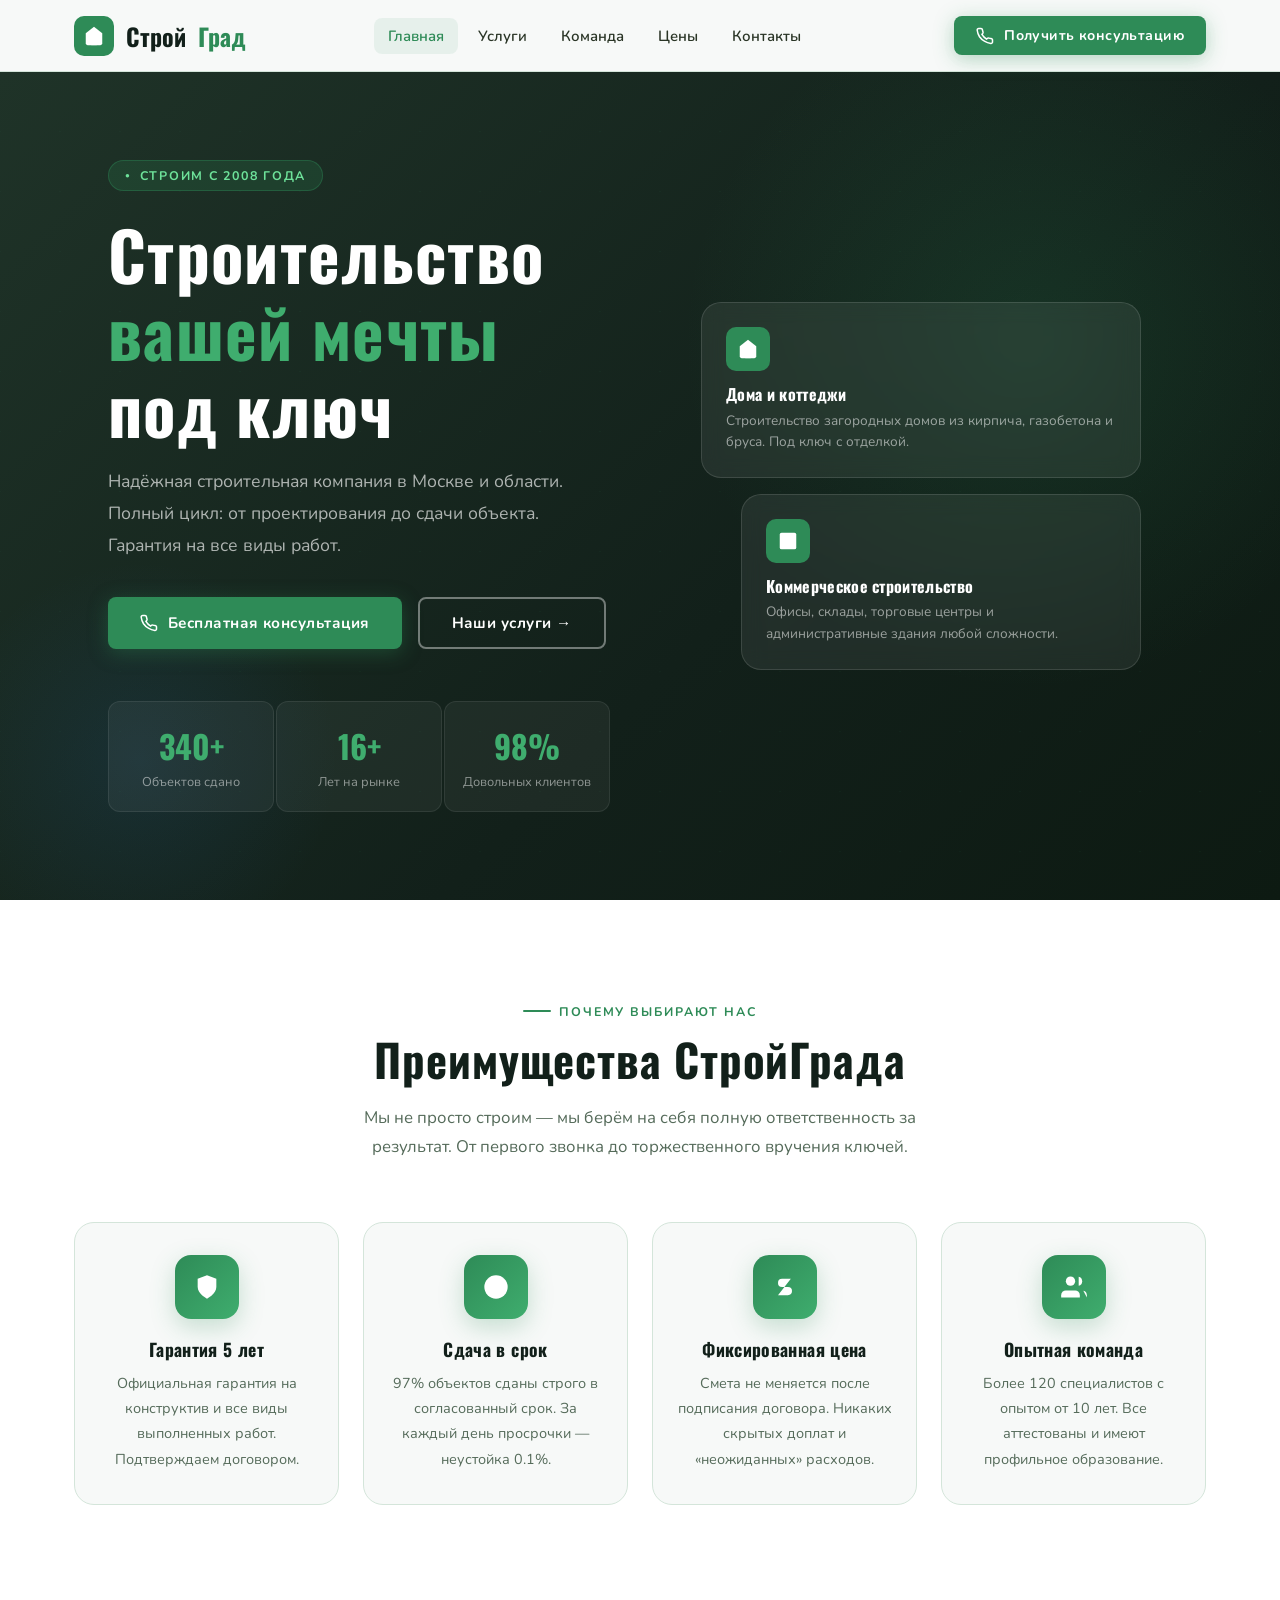
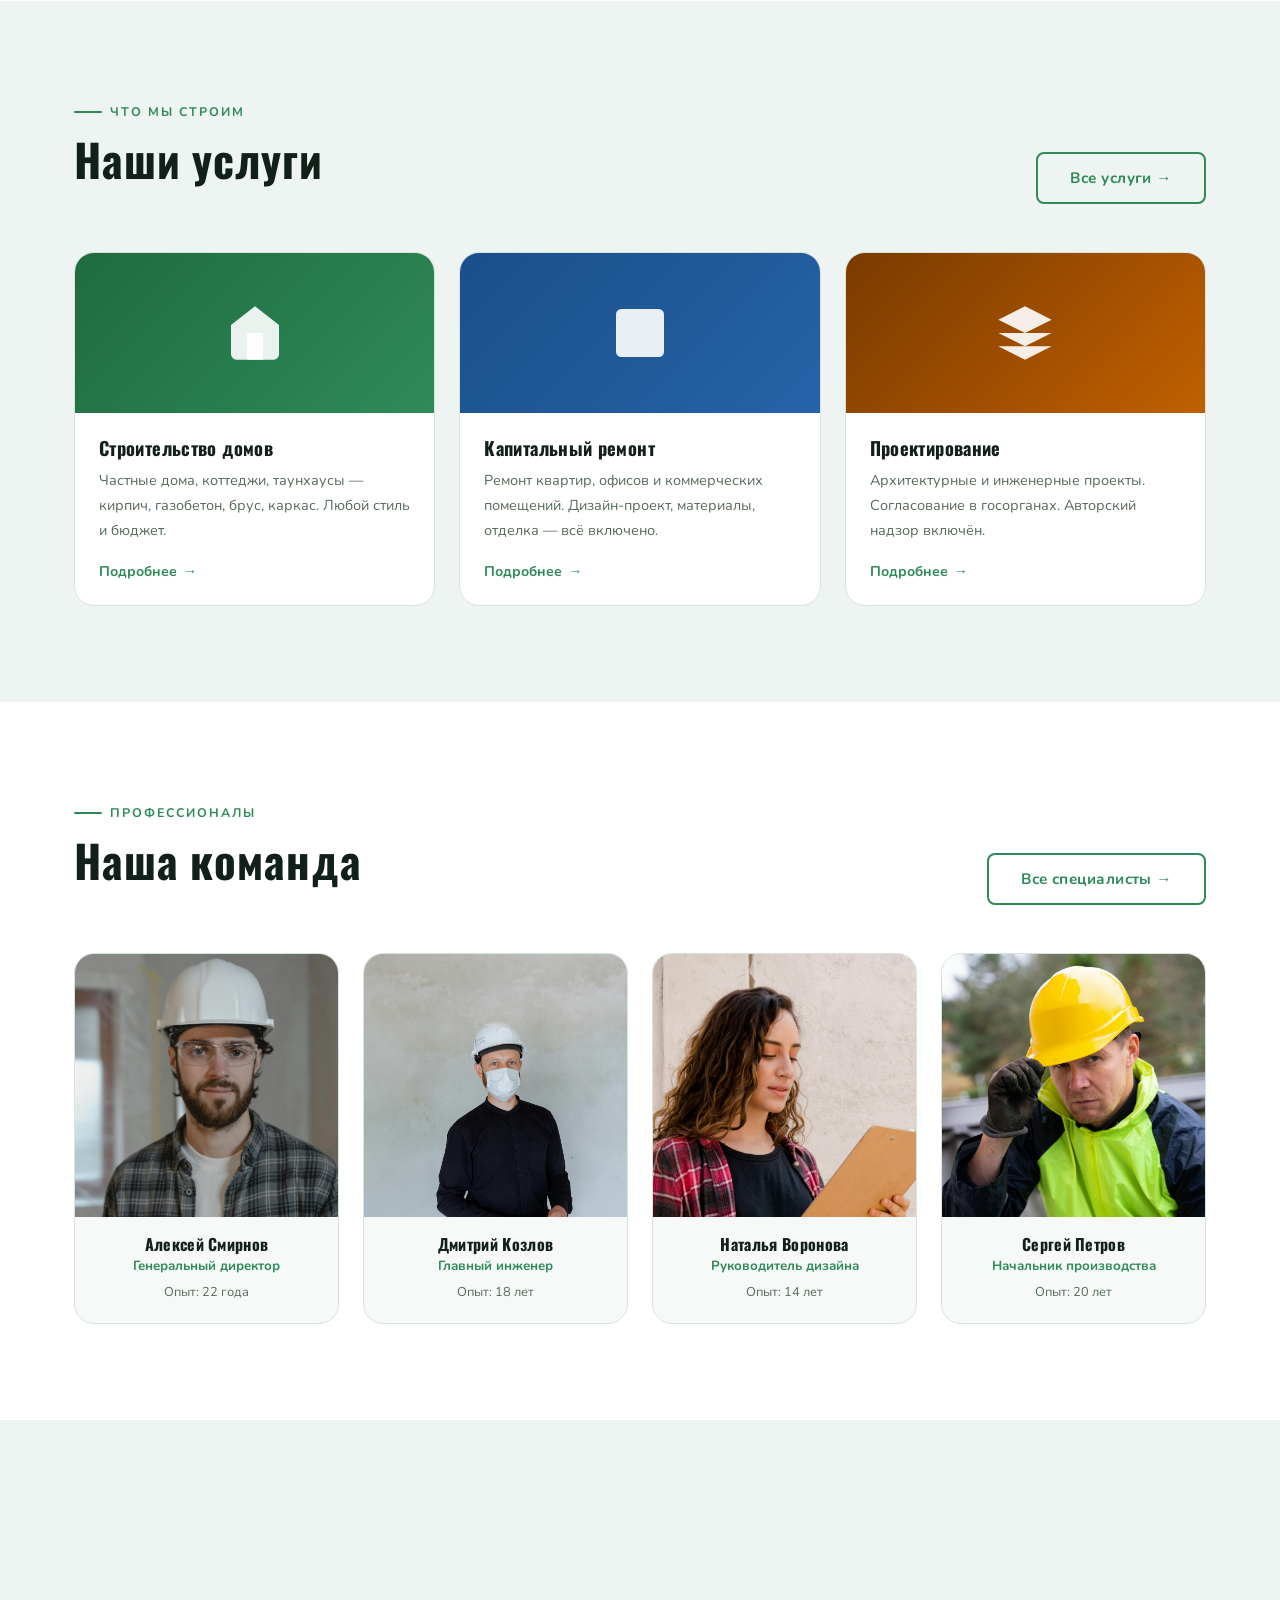
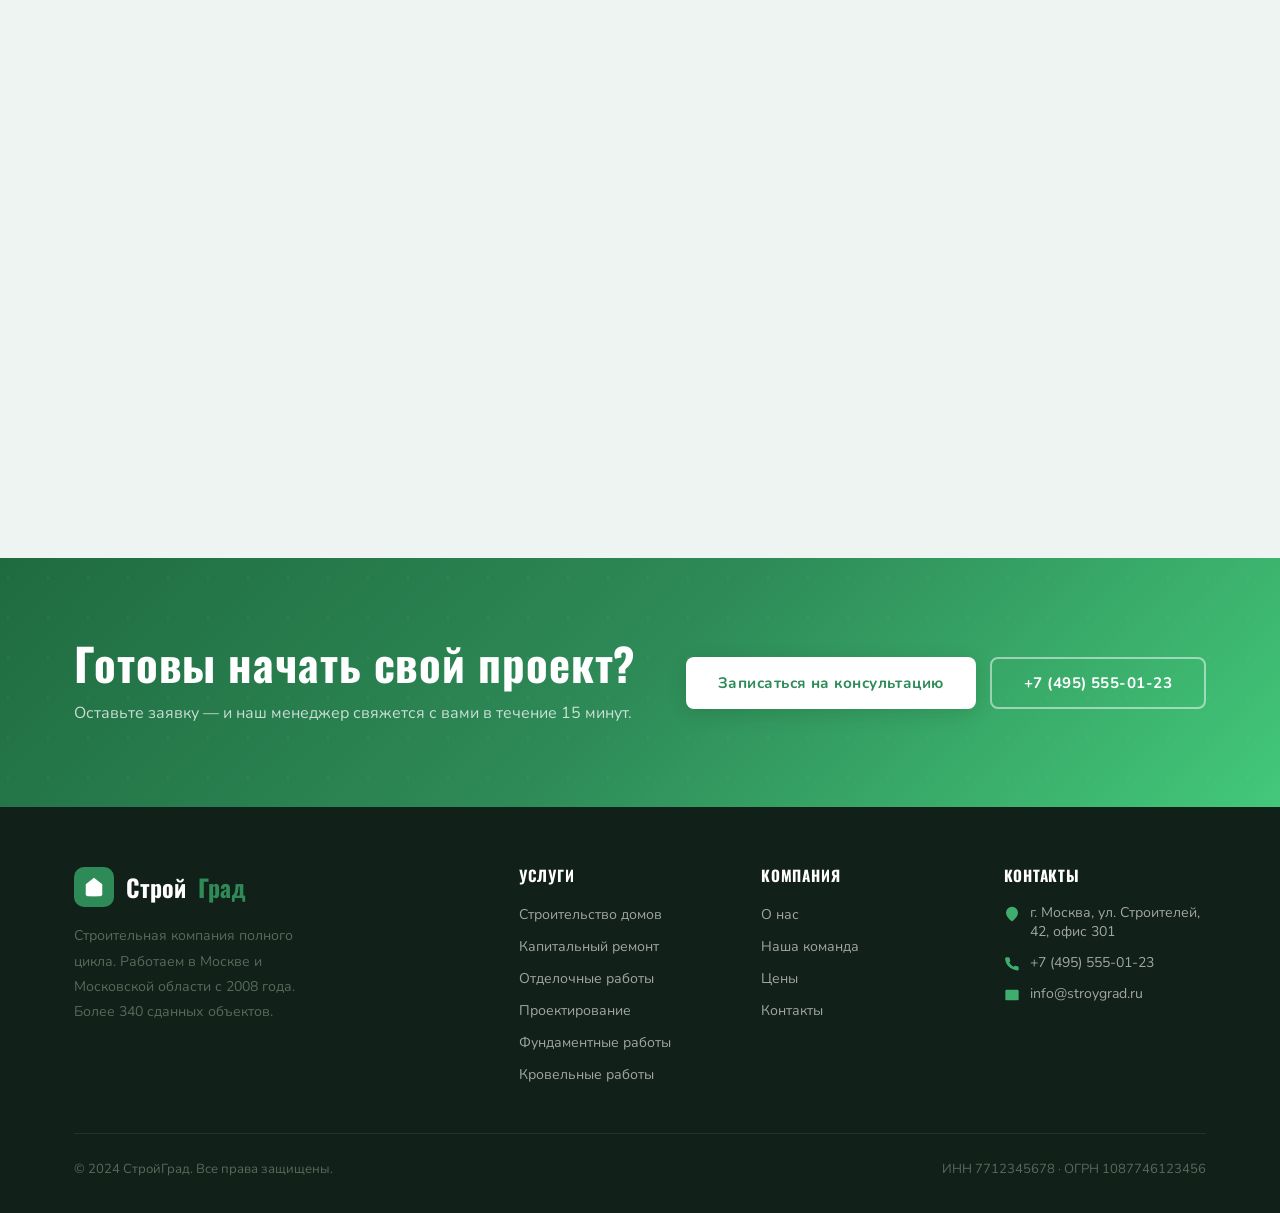
<file: index.html>
<!DOCTYPE html>
<html lang="ru">
<head>
  <meta charset="UTF-8" />
  <meta name="viewport" content="width=device-width, initial-scale=1.0" />
  <title>СтройГрад — Строительная компания | Строим с душой, сдаём в срок</title>
  <meta name="description" content="СтройГрад — профессиональная строительная компания в Москве. Строительство домов, ремонт, отделка, проектирование. Более 340 объектов с 2008 года." />
  <meta name="keywords" content="строительная компания, строительство домов, ремонт квартир, отделка, проектирование, Москва" />
  <link rel="preconnect" href="https://fonts.googleapis.com" />
  <link href="https://fonts.googleapis.com/css2?family=Oswald:wght@400;500;600;700&family=Nunito:wght@300;400;500;600;700&display=swap" rel="stylesheet" />
  <link rel="stylesheet" href="css/style.css" />
</head>
<body>

<!-- ========== NAVBAR ========== -->
<nav class="navbar" id="navbar">
  <div class="container">
    <a class="nav-logo" href="index.html">
      <div class="nav-logo-icon">
        <svg viewBox="0 0 24 24"><path d="M3 9l9-7 9 7v11a2 2 0 0 1-2 2H5a2 2 0 0 1-2-2z"/><polyline points="9 22 9 12 15 12 15 22"/></svg>
      </div>
      Строй<span>Град</span>
    </a>
    <div class="nav-links">
      <a class="nav-link active" href="index.html">Главная</a>
      <a class="nav-link" href="services.html">Услуги</a>
      <a class="nav-link" href="team.html">Команда</a>
      <a class="nav-link" href="prices.html">Цены</a>
      <a class="nav-link" href="contact.html">Контакты</a>
    </div>
    <a class="btn btn-primary btn-sm nav-cta" href="contact.html">
      <svg viewBox="0 0 24 24" fill="none" stroke="currentColor" stroke-width="2"><path d="M22 16.92v3a2 2 0 0 1-2.18 2 19.79 19.79 0 0 1-8.63-3.07A19.5 19.5 0 0 1 4.69 13a19.79 19.79 0 0 1-3.07-8.67A2 2 0 0 1 3.62 2h3a2 2 0 0 1 2 1.72c.127.96.361 1.903.7 2.81a2 2 0 0 1-.45 2.11L7.91 9.91a16 16 0 0 0 6.18 6.18l.96-.87a2 2 0 0 1 2.11-.45c.907.339 1.85.573 2.81.7A2 2 0 0 1 22 16.92z"/></svg>
      Получить консультацию
    </a>
    <div class="burger" id="burger" onclick="toggleMenu()">
      <span></span><span></span><span></span>
    </div>
  </div>
</nav>

<!-- Mobile Menu -->
<div class="mobile-menu" id="mobileMenu">
  <a class="nav-link active" href="index.html">Главная</a>
  <a class="nav-link" href="services.html">Услуги</a>
  <a class="nav-link" href="team.html">Команда</a>
  <a class="nav-link" href="prices.html">Цены</a>
  <a class="nav-link" href="contact.html">Контакты</a>
  <a class="btn btn-primary" href="contact.html">Получить консультацию</a>
</div>

<div class="page-wrap">

  <!-- ========== HERO ========== -->
  <section class="hero">
    <div class="hero-bg-pattern"></div>
    <div class="hero-accent"></div>
    <div class="hero-accent2"></div>
    <div class="container">
      <div class="hero-content">
        <div class="hero-label">Строим с 2008 года</div>
        <h1>Строительство<br><em>вашей мечты</em><br>под ключ</h1>
        <p class="hero-sub">Надёжная строительная компания в Москве и области. Полный цикл: от проектирования до сдачи объекта. Гарантия на все виды работ.</p>
        <div class="hero-actions">
          <a class="btn btn-primary" href="contact.html">
            <svg viewBox="0 0 24 24" fill="none" stroke="currentColor" stroke-width="2"><path d="M22 16.92v3a2 2 0 0 1-2.18 2 19.79 19.79 0 0 1-8.63-3.07A19.5 19.5 0 0 1 4.69 13a19.79 19.79 0 0 1-3.07-8.67A2 2 0 0 1 3.62 2h3a2 2 0 0 1 2 1.72c.127.96.361 1.903.7 2.81a2 2 0 0 1-.45 2.11L7.91 9.91a16 16 0 0 0 6.18 6.18l.96-.87a2 2 0 0 1 2.11-.45c.907.339 1.85.573 2.81.7A2 2 0 0 1 22 16.92z"/></svg>
            Бесплатная консультация
          </a>
          <a class="btn btn-secondary" style="border-color:rgba(255,255,255,.4);color:#fff" href="services.html">Наши услуги →</a>
        </div>
        <div class="hero-stats">
          <div class="hero-stat">
            <span class="hero-stat-val counter" data-target="340">340+</span>
            <div class="hero-stat-label">Объектов сдано</div>
          </div>
          <div class="hero-stat">
            <span class="hero-stat-val counter" data-target="16">16+</span>
            <div class="hero-stat-label">Лет на рынке</div>
          </div>
          <div class="hero-stat">
            <span class="hero-stat-val counter" data-target="98" data-suffix="%">98%</span>
            <div class="hero-stat-label">Довольных клиентов</div>
          </div>
        </div>
      </div>
      <div class="hero-visual">
        <div class="hero-card-wrap">
          <div class="hero-card">
            <div class="hero-card-icon">
              <svg viewBox="0 0 24 24"><path d="M3 9l9-7 9 7v11a2 2 0 0 1-2 2H5a2 2 0 0 1-2-2z"/><polyline points="9 22 9 12 15 12 15 22"/></svg>
            </div>
            <h4>Дома и коттеджи</h4>
            <p>Строительство загородных домов из кирпича, газобетона и бруса. Под ключ с отделкой.</p>
          </div>
          <div class="hero-card">
            <div class="hero-card-icon">
              <svg viewBox="0 0 24 24"><rect x="3" y="3" width="18" height="18" rx="2"/><path d="M3 9h18M9 21V9"/></svg>
            </div>
            <h4>Коммерческое строительство</h4>
            <p>Офисы, склады, торговые центры и административные здания любой сложности.</p>
          </div>
        </div>
      </div>
    </div>
  </section>

  <!-- ========== FEATURES ========== -->
  <section class="features">
    <div class="container">
      <div class="features-header reveal">
        <div class="section-label">Почему выбирают нас</div>
        <h2 class="section-title">Преимущества СтройГрада</h2>
        <p class="section-desc">Мы не просто строим — мы берём на себя полную ответственность за результат. От первого звонка до торжественного вручения ключей.</p>
      </div>
      <div class="features-grid">
        <div class="feature-card reveal reveal-delay-1">
          <div class="feature-icon">
            <svg viewBox="0 0 24 24"><path d="M12 22s8-4 8-10V5l-8-3-8 3v7c0 6 8 10 8 10z"/></svg>
          </div>
          <h3>Гарантия 5 лет</h3>
          <p>Официальная гарантия на конструктив и все виды выполненных работ. Подтверждаем договором.</p>
        </div>
        <div class="feature-card reveal reveal-delay-2">
          <div class="feature-icon">
            <svg viewBox="0 0 24 24"><circle cx="12" cy="12" r="10"/><polyline points="12 6 12 12 16 14"/></svg>
          </div>
          <h3>Сдача в срок</h3>
          <p>97% объектов сданы строго в согласованный срок. За каждый день просрочки — неустойка 0.1%.</p>
        </div>
        <div class="feature-card reveal reveal-delay-3">
          <div class="feature-icon">
            <svg viewBox="0 0 24 24"><line x1="12" y1="1" x2="12" y2="23"/><path d="M17 5H9.5a3.5 3.5 0 0 0 0 7h5a3.5 3.5 0 0 1 0 7H6"/></svg>
          </div>
          <h3>Фиксированная цена</h3>
          <p>Смета не меняется после подписания договора. Никаких скрытых доплат и «неожиданных» расходов.</p>
        </div>
        <div class="feature-card reveal reveal-delay-4">
          <div class="feature-icon">
            <svg viewBox="0 0 24 24"><path d="M17 21v-2a4 4 0 0 0-4-4H5a4 4 0 0 0-4 4v2"/><circle cx="9" cy="7" r="4"/><path d="M23 21v-2a4 4 0 0 0-3-3.87"/><path d="M16 3.13a4 4 0 0 1 0 7.75"/></svg>
          </div>
          <h3>Опытная команда</h3>
          <p>Более 120 специалистов с опытом от 10 лет. Все аттестованы и имеют профильное образование.</p>
        </div>
      </div>
    </div>
  </section>

  <!-- ========== SERVICES PREVIEW ========== -->
  <section class="services-preview">
    <div class="container">
      <div class="services-preview-header reveal">
        <div>
          <div class="section-label">Что мы строим</div>
          <h2 class="section-title">Наши услуги</h2>
        </div>
        <a class="btn btn-secondary" href="services.html">Все услуги →</a>
      </div>
      <div class="services-cards">
        <a class="svc-card" href="services.html">
          <div class="svc-card-top" style="background:linear-gradient(135deg,#1F6B40,#2E8B57)">
            <svg viewBox="0 0 24 24"><path d="M3 9l9-7 9 7v11a2 2 0 0 1-2 2H5a2 2 0 0 1-2-2z"/><polyline points="9 22 9 12 15 12 15 22"/></svg>
          </div>
          <div class="svc-card-body">
            <h3>Строительство домов</h3>
            <p>Частные дома, коттеджи, таунхаусы — кирпич, газобетон, брус, каркас. Любой стиль и бюджет.</p>
            <div class="svc-card-link">Подробнее <span>→</span></div>
          </div>
        </a>
        <a class="svc-card reveal reveal-delay-1" href="services.html">
          <div class="svc-card-top" style="background:linear-gradient(135deg,#1B4F8A,#2563A8)">
            <svg viewBox="0 0 24 24"><rect x="3" y="3" width="18" height="18" rx="2"/><path d="M3 9h18M9 21V9"/></svg>
          </div>
          <div class="svc-card-body">
            <h3>Капитальный ремонт</h3>
            <p>Ремонт квартир, офисов и коммерческих помещений. Дизайн-проект, материалы, отделка — всё включено.</p>
            <div class="svc-card-link">Подробнее <span>→</span></div>
          </div>
        </a>
        <a class="svc-card reveal reveal-delay-2" href="services.html">
          <div class="svc-card-top" style="background:linear-gradient(135deg,#7A3A00,#C06000)">
            <svg viewBox="0 0 24 24"><polygon points="12 2 2 7 12 12 22 7 12 2"/><polyline points="2 17 12 22 22 17"/><polyline points="2 12 12 17 22 12"/></svg>
          </div>
          <div class="svc-card-body">
            <h3>Проектирование</h3>
            <p>Архитектурные и инженерные проекты. Согласование в госорганах. Авторский надзор включён.</p>
            <div class="svc-card-link">Подробнее <span>→</span></div>
          </div>
        </a>
      </div>
    </div>
  </section>

  <!-- ========== TEAM PREVIEW ========== -->
  <section class="team-preview">
    <div class="container">
      <div class="team-preview-header reveal">
        <div>
          <div class="section-label">Профессионалы</div>
          <h2 class="section-title">Наша команда</h2>
        </div>
        <a class="btn btn-secondary" href="team.html">Все специалисты →</a>
      </div>
      <div class="team-cards">
        <div class="team-card reveal reveal-delay-1">
          <div class="team-avatar" style="background:linear-gradient(135deg,#1F6B40,#3FAD6E)">
            <img src="img/pexels-photo-6474475.jpeg" class="team-avatar-img" alt="Сотрудник">
          </div>
          <div class="team-card-body">
            <h3>Алексей Смирнов</h3>
            <div class="role">Генеральный директор</div>
            <div class="exp">Опыт: 22 года</div>
          </div>
        </div>
        <div class="team-card reveal reveal-delay-2">
          <div class="team-avatar" style="background:linear-gradient(135deg,#1B4F8A,#2563A8)">
            <img src="img/pexels-photo-8482558.jpeg" class="team-avatar-img" alt="Сотрудник">
          </div>
          <div class="team-card-body">
            <h3>Дмитрий Козлов</h3>
            <div class="role">Главный инженер</div>
            <div class="exp">Опыт: 18 лет</div>
          </div>
        </div>
        <div class="team-card reveal reveal-delay-3">
          <div class="team-avatar" style="background:linear-gradient(135deg,#6B2F8A,#9B4DC8)">
           <img src="img/pexels-photo-8447844.jpeg" class="team-avatar-img" alt="Сотрудник">
          </div>
          <div class="team-card-body">
            <h3>Наталья Воронова</h3>
            <div class="role">Руководитель дизайна</div>
            <div class="exp">Опыт: 14 лет</div>
          </div>
        </div>
        <div class="team-card reveal reveal-delay-4">
          <div class="team-avatar" style="background:linear-gradient(135deg,#7A3A00,#C06000)">
            <img src="img/pexels-hanna-payasnikava-54155044-7788227.jpg" class="team-avatar-img" alt="Сотрудник">
          </div>
          <div class="team-card-body">
            <h3>Сергей Петров</h3>
            <div class="role">Начальник производства</div>
            <div class="exp">Опыт: 20 лет</div>
          </div>
        </div>
      </div>
    </div>
  </section>

  <!-- ========== REVIEWS ========== -->
  <section class="reviews">
    <div class="container">
      <div class="reviews-header reveal">
        <div class="section-label">Отзывы клиентов</div>
        <h2 class="section-title">Что говорят наши заказчики</h2>
        <p class="section-desc" style="margin:0 auto">Более 340 довольных клиентов по всей Московской области. Читайте реальные истории.</p>
      </div>
      <div class="reviews-grid">
        <div class="review-card reveal reveal-delay-1">
          <div class="review-stars"><span>⭐</span><span>⭐</span><span>⭐</span><span>⭐</span><span>⭐</span></div>
          <p class="review-text">«Заказывали строительство дома из газобетона площадью 180 м². Сдали на две недели раньше срока! Качество отделки превзошло все ожидания. Команда очень профессиональная, всегда на связи.»</p>
          <div class="review-author">
            <div class="review-ava" style="background:linear-gradient(135deg,#1F6B40,#3FAD6E)">МО</div>
            <div>
              <div class="review-name">Михаил Орлов</div>
              <div class="review-project">Дом 180 м², Подмосковье, 2024</div>
            </div>
          </div>
        </div>
        <div class="review-card reveal reveal-delay-2">
          <div class="review-stars"><span>⭐</span><span>⭐</span><span>⭐</span><span>⭐</span><span>⭐</span></div>
          <p class="review-text">«Делали капитальный ремонт офиса 350 кв.м. Всё согласовали за 3 дня, смета не изменилась ни на рубль. Работы выполнены чисто, аккуратно, в срок. Рекомендую всем знакомым.»</p>
          <div class="review-author">
            <div class="review-ava" style="background:linear-gradient(135deg,#1B4F8A,#2563A8)">ЕС</div>
            <div>
              <div class="review-name">Екатерина Семёнова</div>
              <div class="review-project">Ремонт офиса, Москва, 2024</div>
            </div>
          </div>
        </div>
        <div class="review-card reveal reveal-delay-3">
          <div class="review-stars"><span>⭐</span><span>⭐</span><span>⭐</span><span>⭐</span><span>⭐</span></div>
          <p class="review-text">«Обратились для строительства складского комплекса. Проект сделали быстро, все согласования взяли на себя. Комплекс сдан в эксплуатацию точно по плану. Отдельное спасибо Сергею Петрову.»</p>
          <div class="review-author">
            <div class="review-ava" style="background:linear-gradient(135deg,#7A3A00,#C06000)">АК</div>
            <div>
              <div class="review-name">Андрей Кириллов</div>
              <div class="review-project">Складской комплекс, 2023</div>
            </div>
          </div>
        </div>
      </div>
    </div>
  </section>

  <!-- ========== CTA ========== -->
  <section class="cta-band">
    <div class="cta-band-bg"></div>
    <div class="container">
      <div>
        <h2>Готовы начать свой проект?</h2>
        <p>Оставьте заявку — и наш менеджер свяжется с вами в течение 15 минут.</p>
      </div>
      <div class="cta-band-actions">
        <a class="btn btn-white" href="contact.html">Записаться на консультацию</a>
        <a class="btn btn-secondary" style="border-color:rgba(255,255,255,.5);color:#fff" href="tel:+74955550123">+7 (495) 555-01-23</a>
      </div>
    </div>
  </section>

  <!-- ========== FOOTER ========== -->
  <footer class="footer">
    <div class="container">
      <div class="footer-grid">
        <div class="footer-brand">
          <a class="nav-logo" href="index.html" style="color:#fff">
            <div class="nav-logo-icon">
              <svg viewBox="0 0 24 24"><path d="M3 9l9-7 9 7v11a2 2 0 0 1-2 2H5a2 2 0 0 1-2-2z"/><polyline points="9 22 9 12 15 12 15 22"/></svg>
            </div>
            Строй<span>Град</span>
          </a>
          <p>Строительная компания полного цикла. Работаем в Москве и Московской области с 2008 года. Более 340 сданных объектов.</p>
        </div>
        <div class="footer-col">
          <h4>Услуги</h4>
          <ul>
            <li><a href="services.html">Строительство домов</a></li>
            <li><a href="services.html">Капитальный ремонт</a></li>
            <li><a href="services.html">Отделочные работы</a></li>
            <li><a href="services.html">Проектирование</a></li>
            <li><a href="services.html">Фундаментные работы</a></li>
            <li><a href="services.html">Кровельные работы</a></li>
          </ul>
        </div>
        <div class="footer-col">
          <h4>Компания</h4>
          <ul>
            <li><a href="team.html">О нас</a></li>
            <li><a href="team.html">Наша команда</a></li>
            <li><a href="prices.html">Цены</a></li>
            <li><a href="contact.html">Контакты</a></li>
          </ul>
        </div>
        <div class="footer-col">
          <h4>Контакты</h4>
          <div class="footer-contact-item">
            <svg viewBox="0 0 24 24"><path d="M21 10c0 7-9 13-9 13s-9-6-9-13a9 9 0 0 1 18 0z"/><circle cx="12" cy="10" r="3"/></svg>
            г. Москва, ул. Строителей, 42, офис 301
          </div>
          <div class="footer-contact-item">
            <svg viewBox="0 0 24 24"><path d="M22 16.92v3a2 2 0 0 1-2.18 2 19.79 19.79 0 0 1-8.63-3.07A19.5 19.5 0 0 1 4.69 13a19.79 19.79 0 0 1-3.07-8.67A2 2 0 0 1 3.62 2h3a2 2 0 0 1 2 1.72c.127.96.361 1.903.7 2.81a2 2 0 0 1-.45 2.11L7.91 9.91a16 16 0 0 0 6.18 6.18l.96-.87a2 2 0 0 1 2.11-.45c.907.339 1.85.573 2.81.7A2 2 0 0 1 22 16.92z"/></svg>
            +7 (495) 555-01-23
          </div>
          <div class="footer-contact-item">
            <svg viewBox="0 0 24 24"><path d="M4 4h16c1.1 0 2 .9 2 2v12c0 1.1-.9 2-2 2H4c-1.1 0-2-.9-2-2V6c0-1.1.9-2 2-2z"/><polyline points="22,6 12,13 2,6"/></svg>
            info@stroygrad.ru
          </div>
        </div>
      </div>
      <div class="footer-bottom">
        <p>© 2024 СтройГрад. Все права защищены.</p>
        <p>ИНН 7712345678 · ОГРН 1087746123456</p>
      </div>
    </div>
  </footer>

</div><!-- /page-wrap -->
<script src="js/script.js"></script>
</body>
</html>
</file>
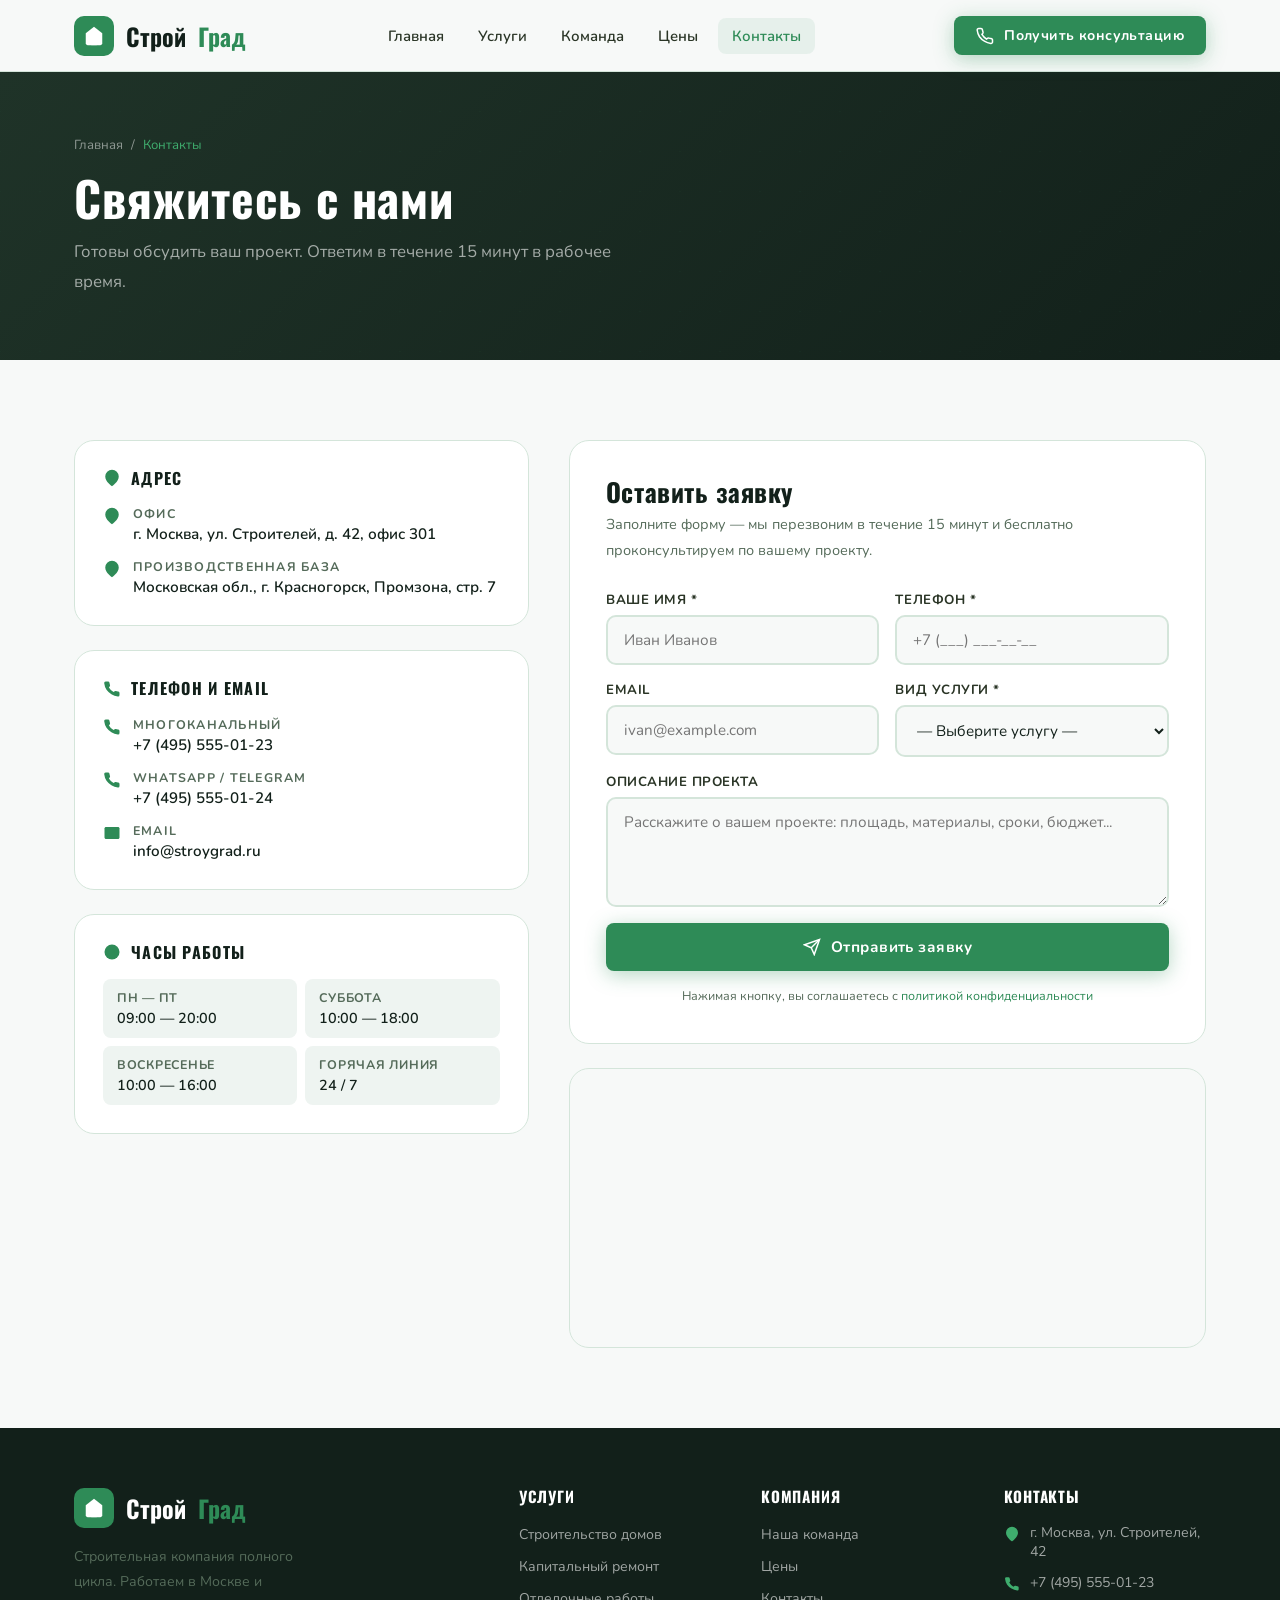
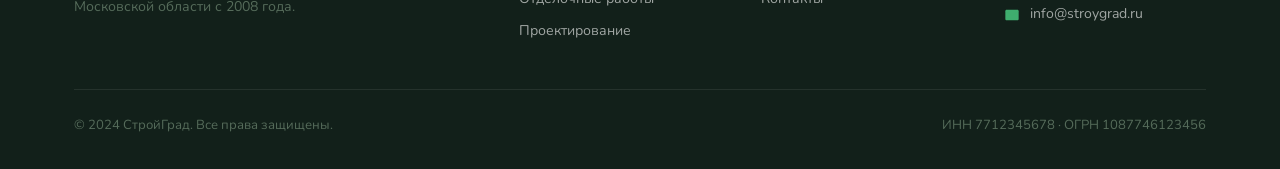
<file: contact.html>
<!DOCTYPE html>
<html lang="ru">
<head>
  <meta charset="UTF-8" />
  <meta name="viewport" content="width=device-width, initial-scale=1.0" />
  <title>Контакты — СтройГрад | Адрес, телефон, форма заявки</title>
  <meta name="description" content="Свяжитесь со СтройГрад: г. Москва, ул. Строителей 42. Телефон: +7 (495) 555-01-23. Заявка онлайн — ответим в течение 15 минут." />
  <link rel="preconnect" href="https://fonts.googleapis.com" />
  <link href="https://fonts.googleapis.com/css2?family=Oswald:wght@400;500;600;700&family=Nunito:wght@300;400;500;600;700&display=swap" rel="stylesheet" />
  <link rel="stylesheet" href="css/style.css" />
</head>
<body>

<!-- ========== NAVBAR ========== -->
<nav class="navbar" id="navbar">
  <div class="container">
    <a class="nav-logo" href="index.html">
      <div class="nav-logo-icon">
        <svg viewBox="0 0 24 24"><path d="M3 9l9-7 9 7v11a2 2 0 0 1-2 2H5a2 2 0 0 1-2-2z"/><polyline points="9 22 9 12 15 12 15 22"/></svg>
      </div>
      Строй<span>Град</span>
    </a>
    <div class="nav-links">
      <a class="nav-link" href="index.html">Главная</a>
      <a class="nav-link" href="services.html">Услуги</a>
      <a class="nav-link" href="team.html">Команда</a>
      <a class="nav-link" href="prices.html">Цены</a>
      <a class="nav-link active" href="contact.html">Контакты</a>
    </div>
    <a class="btn btn-primary btn-sm nav-cta" href="contact.html">
      <svg viewBox="0 0 24 24" fill="none" stroke="currentColor" stroke-width="2"><path d="M22 16.92v3a2 2 0 0 1-2.18 2 19.79 19.79 0 0 1-8.63-3.07A19.5 19.5 0 0 1 4.69 13a19.79 19.79 0 0 1-3.07-8.67A2 2 0 0 1 3.62 2h3a2 2 0 0 1 2 1.72c.127.96.361 1.903.7 2.81a2 2 0 0 1-.45 2.11L7.91 9.91a16 16 0 0 0 6.18 6.18l.96-.87a2 2 0 0 1 2.11-.45c.907.339 1.85.573 2.81.7A2 2 0 0 1 22 16.92z"/></svg>
      Получить консультацию
    </a>
    <div class="burger" id="burger" onclick="toggleMenu()">
      <span></span><span></span><span></span>
    </div>
  </div>
</nav>
<div class="mobile-menu" id="mobileMenu">
  <a class="nav-link" href="index.html">Главная</a>
  <a class="nav-link" href="services.html">Услуги</a>
  <a class="nav-link" href="team.html">Команда</a>
  <a class="nav-link" href="prices.html">Цены</a>
  <a class="nav-link active" href="contact.html">Контакты</a>
  <a class="btn btn-primary" href="contact.html">Получить консультацию</a>
</div>

<div class="page-wrap">

  <!-- ========== PAGE HERO ========== -->
  <div class="page-hero">
    <div class="container">
      <div class="breadcrumb">
        <a href="index.html">Главная</a> / <span>Контакты</span>
      </div>
      <h1>Свяжитесь с нами</h1>
      <p>Готовы обсудить ваш проект. Ответим в течение 15 минут в рабочее время.</p>
    </div>
  </div>

  <!-- ========== CONTACT ========== -->
  <section class="contact-section">
    <div class="container">
      <div class="contact-grid">

        <!-- LEFT: INFO -->
        <div class="contact-info">

          <div class="contact-block reveal">
            <h3>
              <svg viewBox="0 0 24 24"><path d="M21 10c0 7-9 13-9 13s-9-6-9-13a9 9 0 0 1 18 0z"/><circle cx="12" cy="10" r="3"/></svg>
              Адрес
            </h3>
            <div class="contact-item">
              <svg viewBox="0 0 24 24"><path d="M21 10c0 7-9 13-9 13s-9-6-9-13a9 9 0 0 1 18 0z"/><circle cx="12" cy="10" r="3"/></svg>
              <div class="contact-item-text">
                <div class="label">Офис</div>
                <div class="val">г. Москва, ул. Строителей, д. 42, офис 301</div>
              </div>
            </div>
            <div class="contact-item">
              <svg viewBox="0 0 24 24"><path d="M21 10c0 7-9 13-9 13s-9-6-9-13a9 9 0 0 1 18 0z"/><circle cx="12" cy="10" r="3"/></svg>
              <div class="contact-item-text">
                <div class="label">Производственная база</div>
                <div class="val">Московская обл., г. Красногорск, Промзона, стр. 7</div>
              </div>
            </div>
          </div>

          <div class="contact-block reveal">
            <h3>
              <svg viewBox="0 0 24 24"><path d="M22 16.92v3a2 2 0 0 1-2.18 2 19.79 19.79 0 0 1-8.63-3.07A19.5 19.5 0 0 1 4.69 13a19.79 19.79 0 0 1-3.07-8.67A2 2 0 0 1 3.62 2h3a2 2 0 0 1 2 1.72c.127.96.361 1.903.7 2.81a2 2 0 0 1-.45 2.11L7.91 9.91a16 16 0 0 0 6.18 6.18l.96-.87a2 2 0 0 1 2.11-.45c.907.339 1.85.573 2.81.7A2 2 0 0 1 22 16.92z"/></svg>
              Телефон и email
            </h3>
            <div class="contact-item">
              <svg viewBox="0 0 24 24"><path d="M22 16.92v3a2 2 0 0 1-2.18 2 19.79 19.79 0 0 1-8.63-3.07A19.5 19.5 0 0 1 4.69 13a19.79 19.79 0 0 1-3.07-8.67A2 2 0 0 1 3.62 2h3a2 2 0 0 1 2 1.72c.127.96.361 1.903.7 2.81a2 2 0 0 1-.45 2.11L7.91 9.91a16 16 0 0 0 6.18 6.18l.96-.87a2 2 0 0 1 2.11-.45c.907.339 1.85.573 2.81.7A2 2 0 0 1 22 16.92z"/></svg>
              <div class="contact-item-text">
                <div class="label">Многоканальный</div>
                <div class="val"><a href="tel:+74955550123">+7 (495) 555-01-23</a></div>
              </div>
            </div>
            <div class="contact-item">
              <svg viewBox="0 0 24 24"><path d="M22 16.92v3a2 2 0 0 1-2.18 2 19.79 19.79 0 0 1-8.63-3.07A19.5 19.5 0 0 1 4.69 13a19.79 19.79 0 0 1-3.07-8.67A2 2 0 0 1 3.62 2h3a2 2 0 0 1 2 1.72c.127.96.361 1.903.7 2.81a2 2 0 0 1-.45 2.11L7.91 9.91a16 16 0 0 0 6.18 6.18l.96-.87a2 2 0 0 1 2.11-.45c.907.339 1.85.573 2.81.7A2 2 0 0 1 22 16.92z"/></svg>
              <div class="contact-item-text">
                <div class="label">WhatsApp / Telegram</div>
                <div class="val"><a href="tel:+74955550124">+7 (495) 555-01-24</a></div>
              </div>
            </div>
            <div class="contact-item">
              <svg viewBox="0 0 24 24"><path d="M4 4h16c1.1 0 2 .9 2 2v12c0 1.1-.9 2-2 2H4c-1.1 0-2-.9-2-2V6c0-1.1.9-2 2-2z"/><polyline points="22,6 12,13 2,6"/></svg>
              <div class="contact-item-text">
                <div class="label">Email</div>
                <div class="val"><a href="mailto:info@stroygrad.ru">info@stroygrad.ru</a></div>
              </div>
            </div>
          </div>

          <div class="contact-block reveal">
            <h3>
              <svg viewBox="0 0 24 24"><circle cx="12" cy="12" r="10"/><polyline points="12 6 12 12 16 14"/></svg>
              Часы работы
            </h3>
            <div class="hours-grid">
              <div class="hour-item">
                <div class="hour-day">Пн — Пт</div>
                <div class="hour-time">09:00 — 20:00</div>
              </div>
              <div class="hour-item">
                <div class="hour-day">Суббота</div>
                <div class="hour-time">10:00 — 18:00</div>
              </div>
              <div class="hour-item">
                <div class="hour-day">Воскресенье</div>
                <div class="hour-time">10:00 — 16:00</div>
              </div>
              <div class="hour-item">
                <div class="hour-day">Горячая линия</div>
                <div class="hour-time">24 / 7</div>
              </div>
            </div>
          </div>

        </div>

        <!-- RIGHT: FORM + MAP -->
        <div class="contact-form-wrap">

          <div class="contact-form reveal">
            <div id="formContent">
              <h2>Оставить заявку</h2>
              <p class="form-subtitle">Заполните форму — мы перезвоним в течение 15 минут и бесплатно проконсультируем по вашему проекту.</p>

              <div class="form-row">
                <div class="form-group" id="fg-name">
                  <label for="f-name">Ваше имя *</label>
                  <input type="text" id="f-name" placeholder="Иван Иванов" autocomplete="name" />
                  <span class="error-msg">Пожалуйста, введите ваше имя</span>
                </div>
                <div class="form-group" id="fg-phone">
                  <label for="f-phone">Телефон *</label>
                  <input type="tel" id="f-phone" placeholder="+7 (___) ___-__-__" autocomplete="tel" />
                  <span class="error-msg">Введите корректный номер телефона</span>
                </div>
              </div>

              <div class="form-row">
                <div class="form-group" id="fg-email">
                  <label for="f-email">Email</label>
                  <input type="email" id="f-email" placeholder="ivan@example.com" autocomplete="email" />
                  <span class="error-msg">Введите корректный email</span>
                </div>
                <div class="form-group" id="fg-service">
                  <label for="f-service">Вид услуги *</label>
                  <select id="f-service">
                    <option value="">— Выберите услугу —</option>
                    <option>Строительство дома / коттеджа</option>
                    <option>Капитальный ремонт</option>
                    <option>Отделочные работы</option>
                    <option>Проектирование</option>
                    <option>Фундаментные работы</option>
                    <option>Кровельные работы</option>
                    <option>Коммерческое строительство</option>
                    <option>Другое</option>
                  </select>
                  <span class="error-msg">Выберите вид услуги</span>
                </div>
              </div>

              <div class="form-group" id="fg-msg">
                <label for="f-msg">Описание проекта</label>
                <textarea id="f-msg" rows="4" placeholder="Расскажите о вашем проекте: площадь, материалы, сроки, бюджет..."></textarea>
              </div>

              <button class="btn btn-primary" onclick="submitForm()" style="width:100%;justify-content:center">
                <svg viewBox="0 0 24 24" fill="none" stroke="currentColor" stroke-width="2"><line x1="22" y1="2" x2="11" y2="13"/><polygon points="22 2 15 22 11 13 2 9 22 2"/></svg>
                Отправить заявку
              </button>
              <p style="font-size:.78rem;text-align:center;margin-top:14px;color:var(--text2)">
                Нажимая кнопку, вы соглашаетесь с <a href="#" style="color:var(--green)">политикой конфиденциальности</a>
              </p>
            </div>

            <!-- SUCCESS STATE -->
            <div class="form-success" id="formSuccess">
              <div class="form-success-icon">
                <svg viewBox="0 0 24 24"><polyline points="20 6 9 17 4 12"/></svg>
              </div>
              <h3>Заявка отправлена!</h3>
              <p>Спасибо! Наш менеджер свяжется с вами в течение 15 минут в рабочее время.</p>
              <button class="btn btn-primary btn-sm" onclick="resetForm()" style="margin-top:24px">Отправить ещё одну заявку</button>
            </div>
          </div>

          <!-- MAP -->
          <div class="map-wrap reveal">
            <iframe
              src="https://www.openstreetmap.org/export/embed.html?bbox=37.35%2C55.72%2C37.65%2C55.88&layer=mapnik"
              title="Карта: СтройГрад, Москва, ул. Строителей 42"
              loading="lazy"
              allowfullscreen
            ></iframe>
          </div>

        </div>

      </div>
    </div>
  </section>

  <!-- ========== FOOTER ========== -->
  <footer class="footer">
    <div class="container">
      <div class="footer-grid">
        <div class="footer-brand">
          <a class="nav-logo" href="index.html" style="color:#fff">
            <div class="nav-logo-icon">
              <svg viewBox="0 0 24 24"><path d="M3 9l9-7 9 7v11a2 2 0 0 1-2 2H5a2 2 0 0 1-2-2z"/><polyline points="9 22 9 12 15 12 15 22"/></svg>
            </div>
            Строй<span>Град</span>
          </a>
          <p>Строительная компания полного цикла. Работаем в Москве и Московской области с 2008 года.</p>
        </div>
        <div class="footer-col">
          <h4>Услуги</h4>
          <ul>
            <li><a href="services.html">Строительство домов</a></li>
            <li><a href="services.html">Капитальный ремонт</a></li>
            <li><a href="services.html">Отделочные работы</a></li>
            <li><a href="services.html">Проектирование</a></li>
          </ul>
        </div>
        <div class="footer-col">
          <h4>Компания</h4>
          <ul>
            <li><a href="team.html">Наша команда</a></li>
            <li><a href="prices.html">Цены</a></li>
            <li><a href="contact.html">Контакты</a></li>
          </ul>
        </div>
        <div class="footer-col">
          <h4>Контакты</h4>
          <div class="footer-contact-item">
            <svg viewBox="0 0 24 24"><path d="M21 10c0 7-9 13-9 13s-9-6-9-13a9 9 0 0 1 18 0z"/><circle cx="12" cy="10" r="3"/></svg>
            г. Москва, ул. Строителей, 42
          </div>
          <div class="footer-contact-item">
            <svg viewBox="0 0 24 24"><path d="M22 16.92v3a2 2 0 0 1-2.18 2 19.79 19.79 0 0 1-8.63-3.07A19.5 19.5 0 0 1 4.69 13a19.79 19.79 0 0 1-3.07-8.67A2 2 0 0 1 3.62 2h3a2 2 0 0 1 2 1.72c.127.96.361 1.903.7 2.81a2 2 0 0 1-.45 2.11L7.91 9.91a16 16 0 0 0 6.18 6.18l.96-.87a2 2 0 0 1 2.11-.45c.907.339 1.85.573 2.81.7A2 2 0 0 1 22 16.92z"/></svg>
            +7 (495) 555-01-23
          </div>
          <div class="footer-contact-item">
            <svg viewBox="0 0 24 24"><path d="M4 4h16c1.1 0 2 .9 2 2v12c0 1.1-.9 2-2 2H4c-1.1 0-2-.9-2-2V6c0-1.1.9-2 2-2z"/><polyline points="22,6 12,13 2,6"/></svg>
            info@stroygrad.ru
          </div>
        </div>
      </div>
      <div class="footer-bottom">
        <p>© 2024 СтройГрад. Все права защищены.</p>
        <p>ИНН 7712345678 · ОГРН 1087746123456</p>
      </div>
    </div>
  </footer>

</div><!-- /page-wrap -->
<script src="js/script.js"></script>
</body>
</html>
</file>
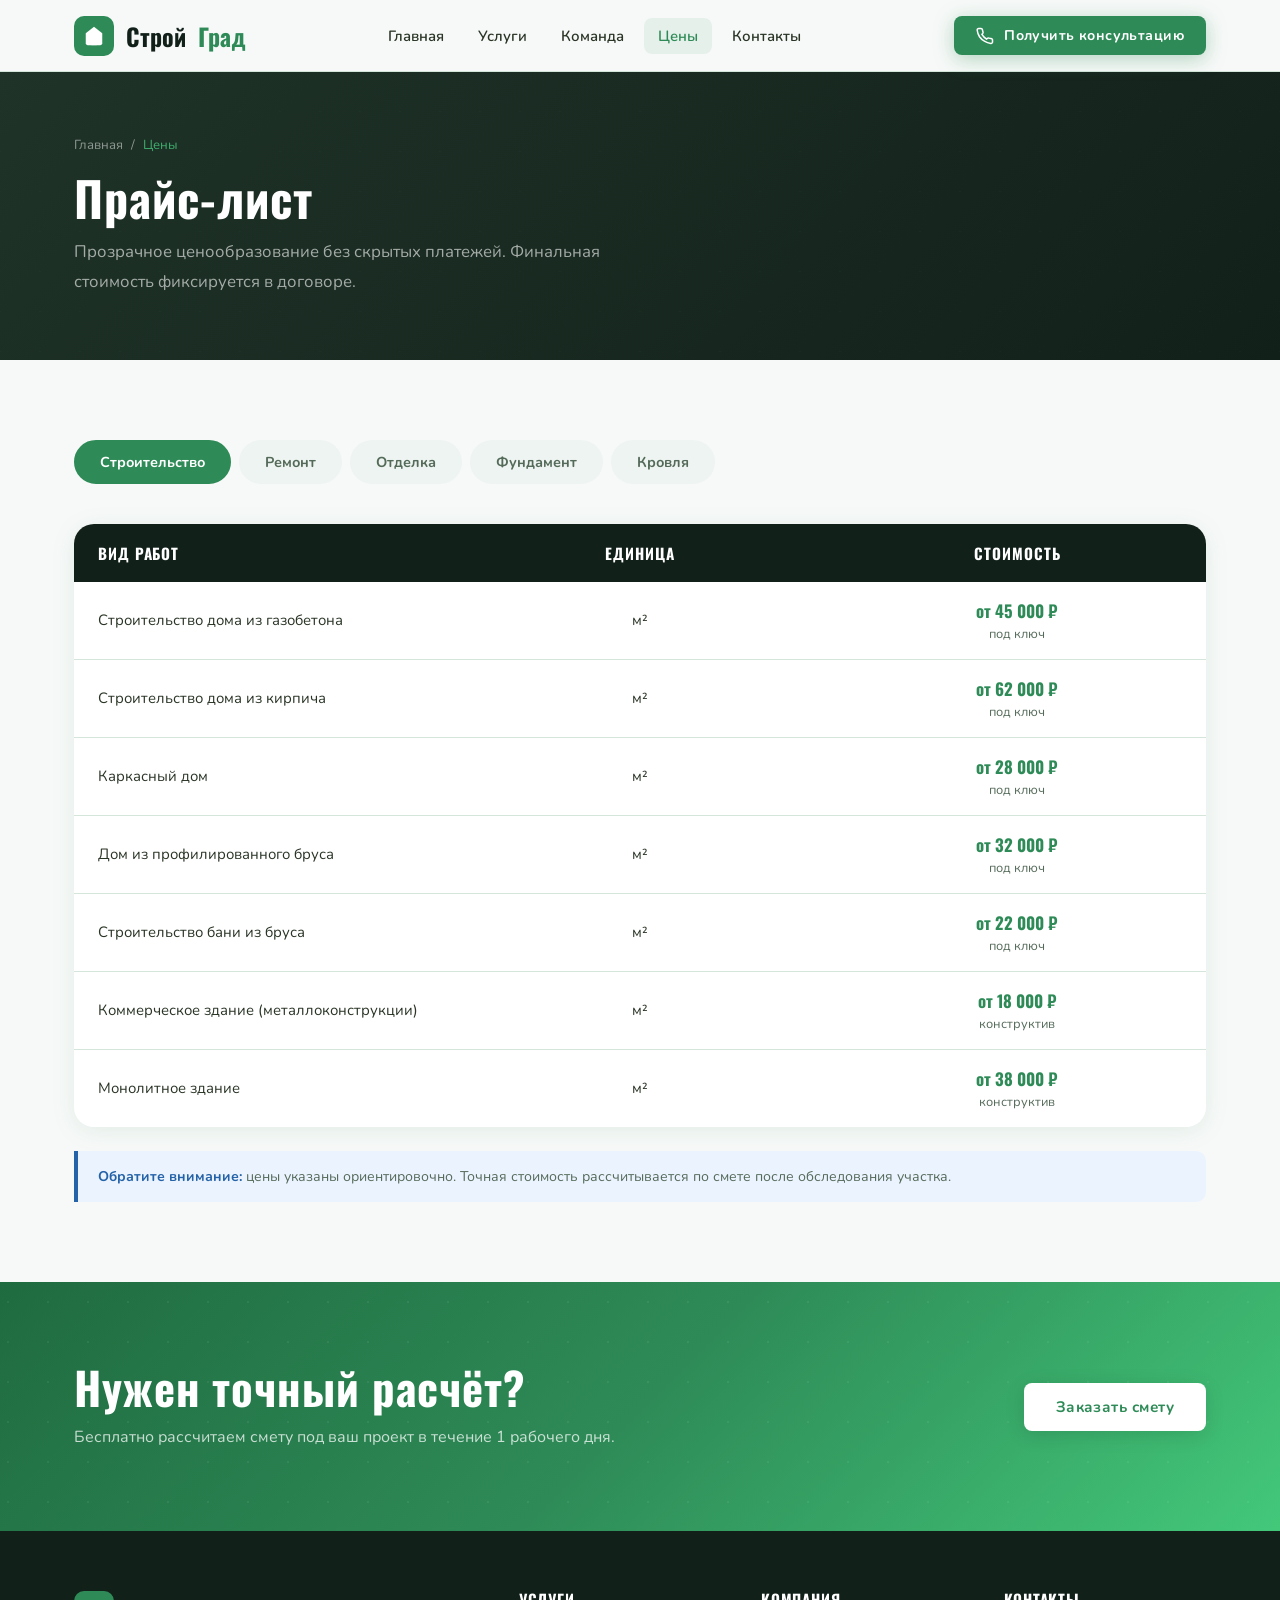
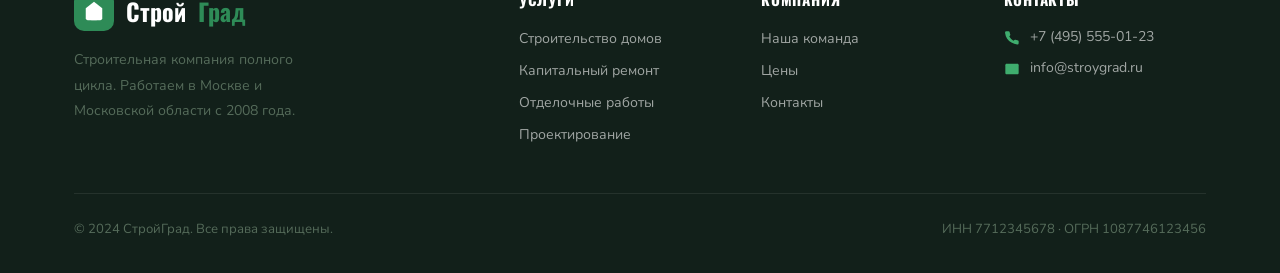
<file: prices.html>
<!DOCTYPE html>
<html lang="ru">
<head>
  <meta charset="UTF-8" />
  <meta name="viewport" content="width=device-width, initial-scale=1.0" />
  <title>Цены — СтройГрад | Прайс-лист на строительные работы</title>
  <meta name="description" content="Прозрачный прайс-лист на все виды строительных работ: строительство домов, ремонт, отделка, фундамент, кровля. Фиксированные цены без скрытых платежей." />
  <link rel="preconnect" href="https://fonts.googleapis.com" />
  <link href="https://fonts.googleapis.com/css2?family=Oswald:wght@400;500;600;700&family=Nunito:wght@300;400;500;600;700&display=swap" rel="stylesheet" />
  <link rel="stylesheet" href="css/style.css" />
</head>
<body>

<!-- ========== NAVBAR ========== -->
<nav class="navbar" id="navbar">
  <div class="container">
    <a class="nav-logo" href="index.html">
      <div class="nav-logo-icon">
        <svg viewBox="0 0 24 24"><path d="M3 9l9-7 9 7v11a2 2 0 0 1-2 2H5a2 2 0 0 1-2-2z"/><polyline points="9 22 9 12 15 12 15 22"/></svg>
      </div>
      Строй<span>Град</span>
    </a>
    <div class="nav-links">
      <a class="nav-link" href="index.html">Главная</a>
      <a class="nav-link" href="services.html">Услуги</a>
      <a class="nav-link" href="team.html">Команда</a>
      <a class="nav-link active" href="prices.html">Цены</a>
      <a class="nav-link" href="contact.html">Контакты</a>
    </div>
    <a class="btn btn-primary btn-sm nav-cta" href="contact.html">
      <svg viewBox="0 0 24 24" fill="none" stroke="currentColor" stroke-width="2"><path d="M22 16.92v3a2 2 0 0 1-2.18 2 19.79 19.79 0 0 1-8.63-3.07A19.5 19.5 0 0 1 4.69 13a19.79 19.79 0 0 1-3.07-8.67A2 2 0 0 1 3.62 2h3a2 2 0 0 1 2 1.72c.127.96.361 1.903.7 2.81a2 2 0 0 1-.45 2.11L7.91 9.91a16 16 0 0 0 6.18 6.18l.96-.87a2 2 0 0 1 2.11-.45c.907.339 1.85.573 2.81.7A2 2 0 0 1 22 16.92z"/></svg>
      Получить консультацию
    </a>
    <div class="burger" id="burger" onclick="toggleMenu()">
      <span></span><span></span><span></span>
    </div>
  </div>
</nav>
<div class="mobile-menu" id="mobileMenu">
  <a class="nav-link" href="index.html">Главная</a>
  <a class="nav-link" href="services.html">Услуги</a>
  <a class="nav-link" href="team.html">Команда</a>
  <a class="nav-link active" href="prices.html">Цены</a>
  <a class="nav-link" href="contact.html">Контакты</a>
  <a class="btn btn-primary" href="contact.html">Получить консультацию</a>
</div>

<div class="page-wrap">

  <!-- ========== PAGE HERO ========== -->
  <div class="page-hero">
    <div class="container">
      <div class="breadcrumb">
        <a href="index.html">Главная</a> / <span>Цены</span>
      </div>
      <h1>Прайс-лист</h1>
      <p>Прозрачное ценообразование без скрытых платежей. Финальная стоимость фиксируется в договоре.</p>
    </div>
  </div>

  <!-- ========== PRICES ========== -->
  <section class="prices-section">
    <div class="container">

      <div class="prices-tabs">
        <button class="price-tab active" onclick="switchTab('строительство', this)">Строительство</button>
        <button class="price-tab" onclick="switchTab('ремонт', this)">Ремонт</button>
        <button class="price-tab" onclick="switchTab('отделка', this)">Отделка</button>
        <button class="price-tab" onclick="switchTab('фундамент', this)">Фундамент</button>
        <button class="price-tab" onclick="switchTab('кровля', this)">Кровля</button>
      </div>

      <!-- СТРОИТЕЛЬСТВО -->
      <div class="price-table-wrap active" id="tab-строительство">
        <table class="price-table">
          <thead>
            <tr><th>Вид работ</th><th>Единица</th><th>Стоимость</th></tr>
          </thead>
          <tbody>
            <tr><td>Строительство дома из газобетона</td><td>м²</td><td><div class="price-val">от 45 000 ₽</div><div class="price-unit">под ключ</div></td></tr>
            <tr><td>Строительство дома из кирпича</td><td>м²</td><td><div class="price-val">от 62 000 ₽</div><div class="price-unit">под ключ</div></td></tr>
            <tr><td>Каркасный дом</td><td>м²</td><td><div class="price-val">от 28 000 ₽</div><div class="price-unit">под ключ</div></td></tr>
            <tr><td>Дом из профилированного бруса</td><td>м²</td><td><div class="price-val">от 32 000 ₽</div><div class="price-unit">под ключ</div></td></tr>
            <tr><td>Строительство бани из бруса</td><td>м²</td><td><div class="price-val">от 22 000 ₽</div><div class="price-unit">под ключ</div></td></tr>
            <tr><td>Коммерческое здание (металлоконструкции)</td><td>м²</td><td><div class="price-val">от 18 000 ₽</div><div class="price-unit">конструктив</div></td></tr>
            <tr><td>Монолитное здание</td><td>м²</td><td><div class="price-val">от 38 000 ₽</div><div class="price-unit">конструктив</div></td></tr>
          </tbody>
        </table>
        <div class="price-note"><strong>Обратите внимание:</strong> цены указаны ориентировочно. Точная стоимость рассчитывается по смете после обследования участка.</div>
      </div>

      <!-- РЕМОНТ -->
      <div class="price-table-wrap" id="tab-ремонт">
        <table class="price-table">
          <thead>
            <tr><th>Вид работ</th><th>Единица</th><th>Стоимость</th></tr>
          </thead>
          <tbody>
            <tr><td>Косметический ремонт квартиры</td><td>м²</td><td><div class="price-val">от 3 500 ₽</div></td></tr>
            <tr><td>Ремонт квартиры «стандарт»</td><td>м²</td><td><div class="price-val">от 6 000 ₽</div></td></tr>
            <tr><td>Ремонт квартиры «комфорт»</td><td>м²</td><td><div class="price-val">от 9 500 ₽</div></td></tr>
            <tr><td>Ремонт квартиры «премиум»</td><td>м²</td><td><div class="price-val">от 18 000 ₽</div></td></tr>
            <tr><td>Ремонт офиса (open space)</td><td>м²</td><td><div class="price-val">от 5 500 ₽</div></td></tr>
            <tr><td>Ремонт ванной комнаты</td><td>шт</td><td><div class="price-val">от 85 000 ₽</div></td></tr>
            <tr><td>Разработка дизайн-проекта</td><td>м²</td><td><div class="price-val">от 1 200 ₽</div></td></tr>
          </tbody>
        </table>
        <div class="price-note"><strong>Включено:</strong> материалы, вывоз мусора, уборка после работ. Доставка материалов — бесплатно при заказе от 200 000 ₽.</div>
      </div>

      <!-- ОТДЕЛКА -->
      <div class="price-table-wrap" id="tab-отделка">
        <table class="price-table">
          <thead>
            <tr><th>Вид работ</th><th>Единица</th><th>Стоимость</th></tr>
          </thead>
          <tbody>
            <tr><td>Штукатурка стен (гипсовая)</td><td>м²</td><td><div class="price-val">550 ₽</div></td></tr>
            <tr><td>Шпатлёвка стен под покраску</td><td>м²</td><td><div class="price-val">380 ₽</div></td></tr>
            <tr><td>Окраска стен (2 слоя)</td><td>м²</td><td><div class="price-val">280 ₽</div></td></tr>
            <tr><td>Укладка керамической плитки</td><td>м²</td><td><div class="price-val">750 ₽</div></td></tr>
            <tr><td>Укладка керамогранита</td><td>м²</td><td><div class="price-val">950 ₽</div></td></tr>
            <tr><td>Укладка ламината / паркетной доски</td><td>м²</td><td><div class="price-val">420 ₽</div></td></tr>
            <tr><td>Монтаж натяжного потолка</td><td>м²</td><td><div class="price-val">от 650 ₽</div></td></tr>
            <tr><td>Гипсокартонные конструкции</td><td>м²</td><td><div class="price-val">700 ₽</div></td></tr>
          </tbody>
        </table>
        <div class="price-note"><strong>Материалы:</strong> в цену включены расходные материалы (крепёж, клей, грунтовка). Основные материалы — по согласованию с заказчиком.</div>
      </div>

      <!-- ФУНДАМЕНТ -->
      <div class="price-table-wrap" id="tab-фундамент">
        <table class="price-table">
          <thead>
            <tr><th>Вид работ</th><th>Единица</th><th>Стоимость</th></tr>
          </thead>
          <tbody>
            <tr><td>Ленточный фундамент (монолит)</td><td>м³</td><td><div class="price-val">8 500 ₽</div></td></tr>
            <tr><td>Плитный фундамент 200 мм</td><td>м²</td><td><div class="price-val">4 200 ₽</div></td></tr>
            <tr><td>Свайно-ростверковый фундамент</td><td>свая</td><td><div class="price-val">от 5 500 ₽</div></td></tr>
            <tr><td>Буронабивные сваи</td><td>пог. м</td><td><div class="price-val">2 800 ₽</div></td></tr>
            <tr><td>Геодезические изыскания</td><td>участок</td><td><div class="price-val">от 18 000 ₽</div></td></tr>
            <tr><td>Гидроизоляция фундамента</td><td>м²</td><td><div class="price-val">650 ₽</div></td></tr>
            <tr><td>Утепление фундамента (ЭППС)</td><td>м²</td><td><div class="price-val">780 ₽</div></td></tr>
          </tbody>
        </table>
        <div class="price-note"><strong>Бесплатно:</strong> геодезическая съёмка при заказе фундамента от 500 000 ₽.</div>
      </div>

      <!-- КРОВЛЯ -->
      <div class="price-table-wrap" id="tab-кровля">
        <table class="price-table">
          <thead>
            <tr><th>Вид работ</th><th>Единица</th><th>Стоимость</th></tr>
          </thead>
          <tbody>
            <tr><td>Монтаж металлочерепицы</td><td>м²</td><td><div class="price-val">620 ₽</div></td></tr>
            <tr><td>Монтаж профнастила</td><td>м²</td><td><div class="price-val">480 ₽</div></td></tr>
            <tr><td>Монтаж мягкой черепицы</td><td>м²</td><td><div class="price-val">750 ₽</div></td></tr>
            <tr><td>Монтаж фальцевой кровли</td><td>м²</td><td><div class="price-val">1 100 ₽</div></td></tr>
            <tr><td>Ремонт кровли (протечки)</td><td>м²</td><td><div class="price-val">от 350 ₽</div></td></tr>
            <tr><td>Утепление кровли (минвата 150 мм)</td><td>м²</td><td><div class="price-val">680 ₽</div></td></tr>
            <tr><td>Демонтаж старого покрытия</td><td>м²</td><td><div class="price-val">220 ₽</div></td></tr>
          </tbody>
        </table>
        <div class="price-note"><strong>Гарантия:</strong> на кровельные работы — 5 лет. Ежегодный осмотр в гарантийный период — бесплатно.</div>
      </div>

    </div>
  </section>

  <!-- ========== CTA ========== -->
  <section class="cta-band">
    <div class="cta-band-bg"></div>
    <div class="container">
      <div>
        <h2>Нужен точный расчёт?</h2>
        <p>Бесплатно рассчитаем смету под ваш проект в течение 1 рабочего дня.</p>
      </div>
      <a class="btn btn-white" href="contact.html">Заказать смету</a>
    </div>
  </section>

  <!-- ========== FOOTER ========== -->
  <footer class="footer">
    <div class="container">
      <div class="footer-grid">
        <div class="footer-brand">
          <a class="nav-logo" href="index.html" style="color:#fff">
            <div class="nav-logo-icon">
              <svg viewBox="0 0 24 24"><path d="M3 9l9-7 9 7v11a2 2 0 0 1-2 2H5a2 2 0 0 1-2-2z"/><polyline points="9 22 9 12 15 12 15 22"/></svg>
            </div>
            Строй<span>Град</span>
          </a>
          <p>Строительная компания полного цикла. Работаем в Москве и Московской области с 2008 года.</p>
        </div>
        <div class="footer-col">
          <h4>Услуги</h4>
          <ul>
            <li><a href="services.html">Строительство домов</a></li>
            <li><a href="services.html">Капитальный ремонт</a></li>
            <li><a href="services.html">Отделочные работы</a></li>
            <li><a href="services.html">Проектирование</a></li>
          </ul>
        </div>
        <div class="footer-col">
          <h4>Компания</h4>
          <ul>
            <li><a href="team.html">Наша команда</a></li>
            <li><a href="prices.html">Цены</a></li>
            <li><a href="contact.html">Контакты</a></li>
          </ul>
        </div>
        <div class="footer-col">
          <h4>Контакты</h4>
          <div class="footer-contact-item">
            <svg viewBox="0 0 24 24"><path d="M22 16.92v3a2 2 0 0 1-2.18 2 19.79 19.79 0 0 1-8.63-3.07A19.5 19.5 0 0 1 4.69 13a19.79 19.79 0 0 1-3.07-8.67A2 2 0 0 1 3.62 2h3a2 2 0 0 1 2 1.72c.127.96.361 1.903.7 2.81a2 2 0 0 1-.45 2.11L7.91 9.91a16 16 0 0 0 6.18 6.18l.96-.87a2 2 0 0 1 2.11-.45c.907.339 1.85.573 2.81.7A2 2 0 0 1 22 16.92z"/></svg>
            +7 (495) 555-01-23
          </div>
          <div class="footer-contact-item">
            <svg viewBox="0 0 24 24"><path d="M4 4h16c1.1 0 2 .9 2 2v12c0 1.1-.9 2-2 2H4c-1.1 0-2-.9-2-2V6c0-1.1.9-2 2-2z"/><polyline points="22,6 12,13 2,6"/></svg>
            info@stroygrad.ru
          </div>
        </div>
      </div>
      <div class="footer-bottom">
        <p>© 2024 СтройГрад. Все права защищены.</p>
        <p>ИНН 7712345678 · ОГРН 1087746123456</p>
      </div>
    </div>
  </footer>

</div><!-- /page-wrap -->
<script src="js/script.js"></script>
</body>
</html>
</file>
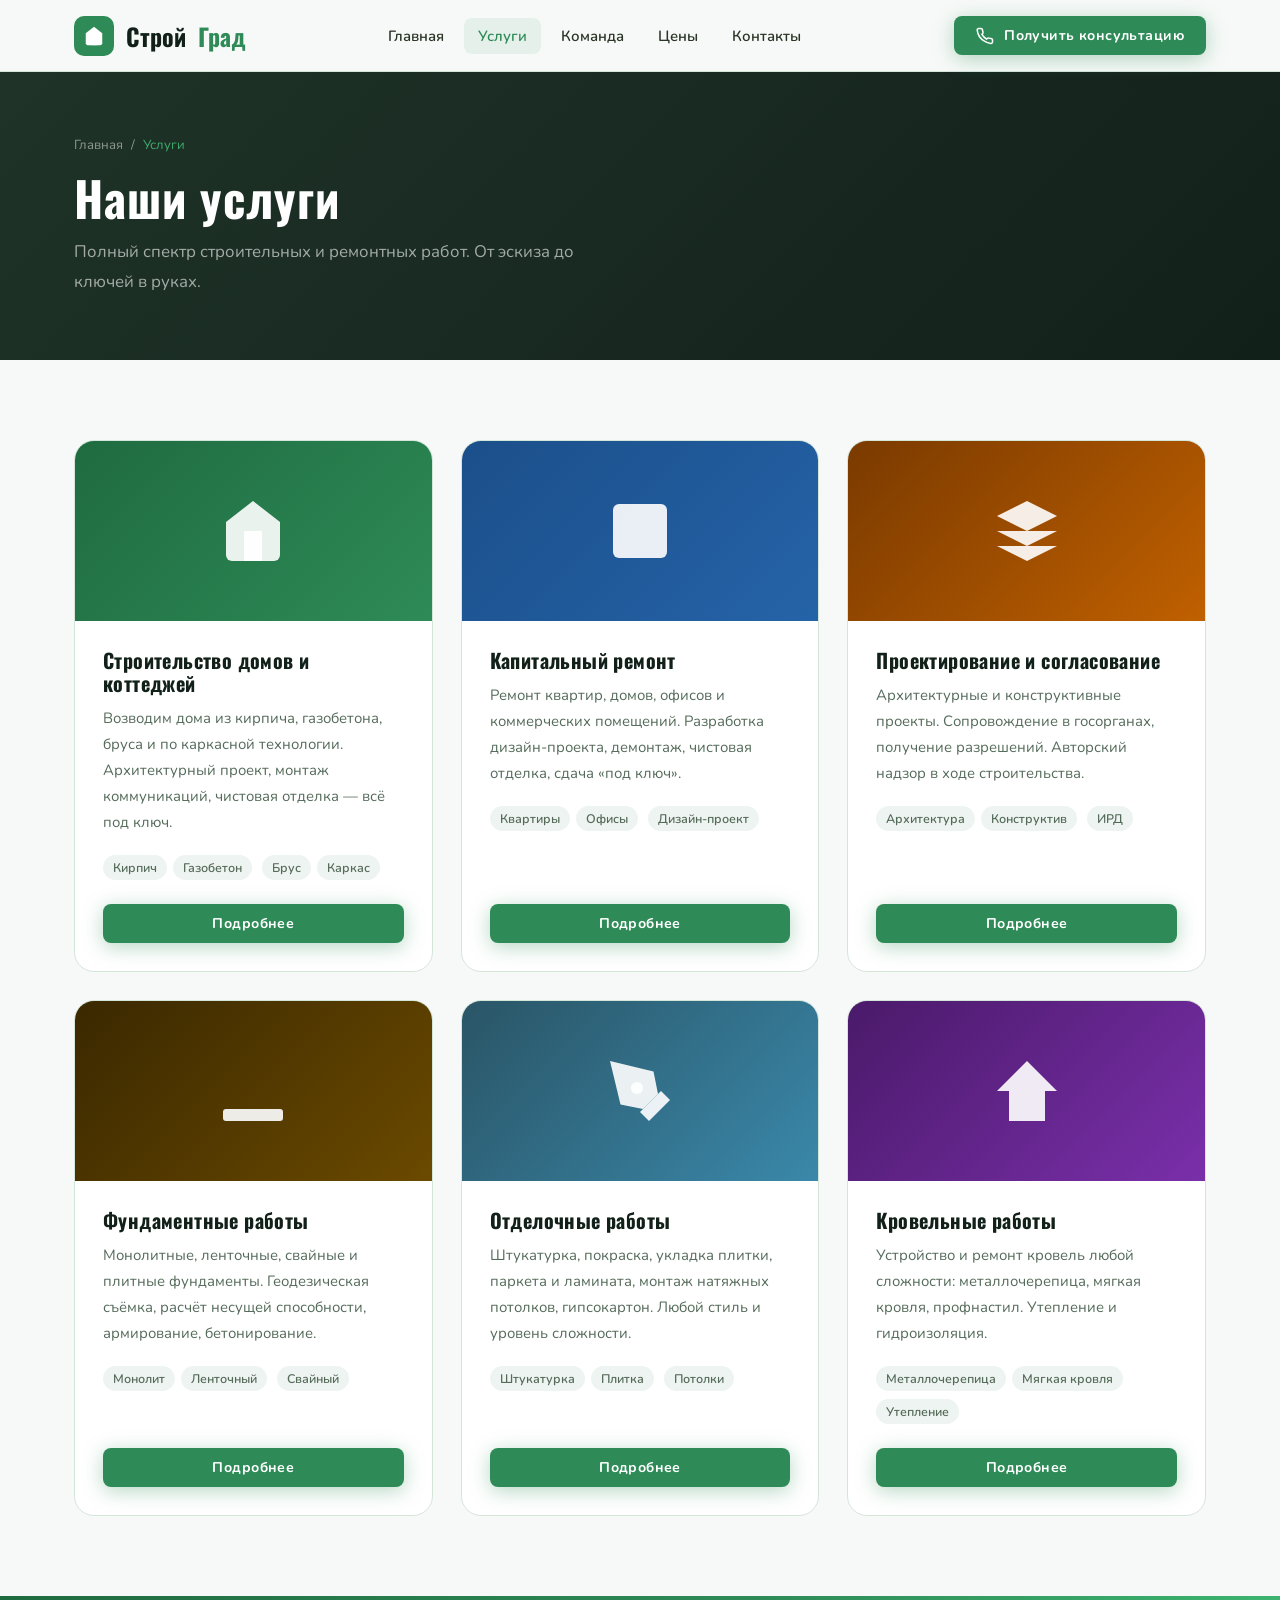
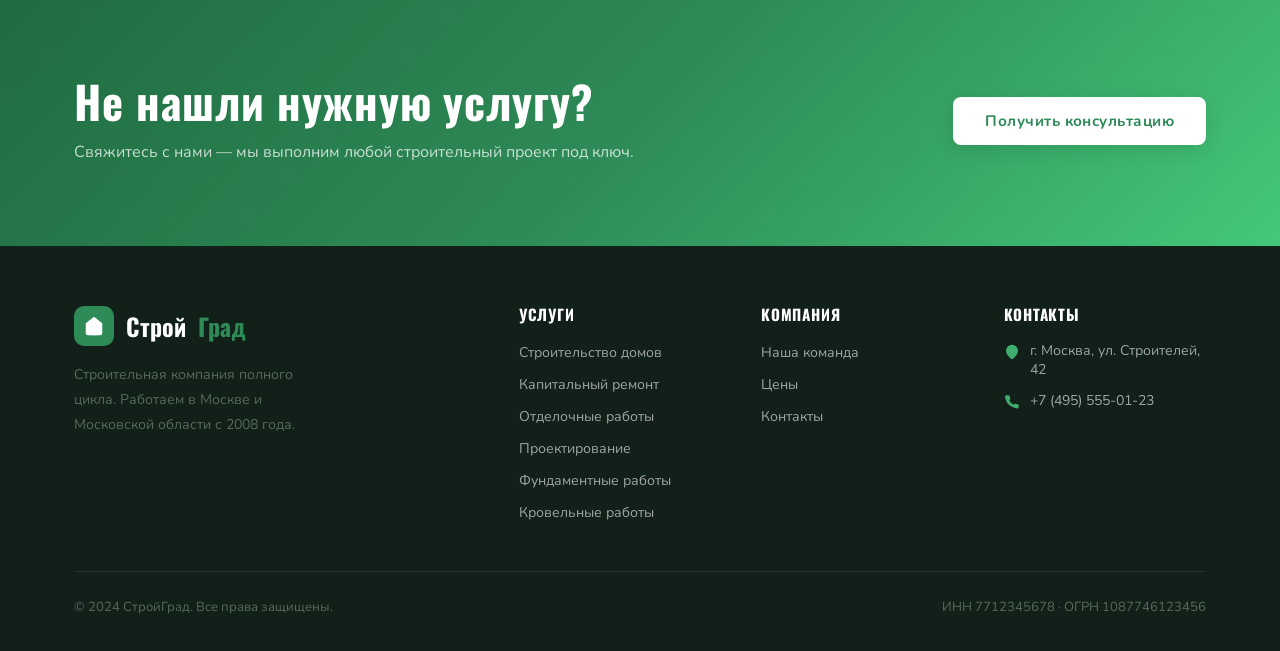
<file: services.html>
<!DOCTYPE html>
<html lang="ru">
<head>
  <meta charset="UTF-8" />
  <meta name="viewport" content="width=device-width, initial-scale=1.0" />
  <title>Услуги — СтройГрад | Строительство, ремонт, проектирование</title>
  <meta name="description" content="Полный спектр строительных услуг: строительство домов и коттеджей, капитальный ремонт, отделка, проектирование, фундамент, кровля. Москва и область." />
  <link rel="preconnect" href="https://fonts.googleapis.com" />
  <link href="https://fonts.googleapis.com/css2?family=Oswald:wght@400;500;600;700&family=Nunito:wght@300;400;500;600;700&display=swap" rel="stylesheet" />
  <link rel="stylesheet" href="css/style.css" />
</head>
<body>

<!-- ========== NAVBAR ========== -->
<nav class="navbar" id="navbar">
  <div class="container">
    <a class="nav-logo" href="index.html">
      <div class="nav-logo-icon">
        <svg viewBox="0 0 24 24"><path d="M3 9l9-7 9 7v11a2 2 0 0 1-2 2H5a2 2 0 0 1-2-2z"/><polyline points="9 22 9 12 15 12 15 22"/></svg>
      </div>
      Строй<span>Град</span>
    </a>
    <div class="nav-links">
      <a class="nav-link" href="index.html">Главная</a>
      <a class="nav-link active" href="services.html">Услуги</a>
      <a class="nav-link" href="team.html">Команда</a>
      <a class="nav-link" href="prices.html">Цены</a>
      <a class="nav-link" href="contact.html">Контакты</a>
    </div>
    <a class="btn btn-primary btn-sm nav-cta" href="contact.html">
      <svg viewBox="0 0 24 24" fill="none" stroke="currentColor" stroke-width="2"><path d="M22 16.92v3a2 2 0 0 1-2.18 2 19.79 19.79 0 0 1-8.63-3.07A19.5 19.5 0 0 1 4.69 13a19.79 19.79 0 0 1-3.07-8.67A2 2 0 0 1 3.62 2h3a2 2 0 0 1 2 1.72c.127.96.361 1.903.7 2.81a2 2 0 0 1-.45 2.11L7.91 9.91a16 16 0 0 0 6.18 6.18l.96-.87a2 2 0 0 1 2.11-.45c.907.339 1.85.573 2.81.7A2 2 0 0 1 22 16.92z"/></svg>
      Получить консультацию
    </a>
    <div class="burger" id="burger" onclick="toggleMenu()">
      <span></span><span></span><span></span>
    </div>
  </div>
</nav>
<div class="mobile-menu" id="mobileMenu">
  <a class="nav-link" href="index.html">Главная</a>
  <a class="nav-link active" href="services.html">Услуги</a>
  <a class="nav-link" href="team.html">Команда</a>
  <a class="nav-link" href="prices.html">Цены</a>
  <a class="nav-link" href="contact.html">Контакты</a>
  <a class="btn btn-primary" href="contact.html">Получить консультацию</a>
</div>

<div class="page-wrap">

  <!-- ========== PAGE HERO ========== -->
  <div class="page-hero">
    <div class="container">
      <div class="breadcrumb">
        <a href="index.html">Главная</a> /
        <span>Услуги</span>
      </div>
      <h1>Наши услуги</h1>
      <p>Полный спектр строительных и ремонтных работ. От эскиза до ключей в руках.</p>
    </div>
  </div>

  <!-- ========== SERVICES GRID ========== -->
  <section class="services-section">
    <div class="container">
      <div class="services-full-grid">

        <div class="svc-full-card reveal" onclick="openModal('modal-house')">
          <div class="svc-full-top" style="background:linear-gradient(135deg,#1F6B40,#2E8B57)">
            <svg viewBox="0 0 24 24"><path d="M3 9l9-7 9 7v11a2 2 0 0 1-2 2H5a2 2 0 0 1-2-2z"/><polyline points="9 22 9 12 15 12 15 22"/></svg>
          </div>
          <div class="svc-full-body">
            <h3>Строительство домов и коттеджей</h3>
            <p>Возводим дома из кирпича, газобетона, бруса и по каркасной технологии. Архитектурный проект, монтаж коммуникаций, чистовая отделка — всё под ключ.</p>
            <div style="margin-bottom:16px">
              <span class="svc-tag">Кирпич</span><span class="svc-tag">Газобетон</span>
              <span class="svc-tag">Брус</span><span class="svc-tag">Каркас</span>
            </div>
            <button class="btn btn-primary btn-sm">Подробнее</button>
          </div>
        </div>

        <div class="svc-full-card reveal reveal-delay-1" onclick="openModal('modal-repair')">
          <div class="svc-full-top" style="background:linear-gradient(135deg,#1B4F8A,#2563A8)">
            <svg viewBox="0 0 24 24"><rect x="3" y="3" width="18" height="18" rx="2"/><path d="M3 9h18M9 21V9"/></svg>
          </div>
          <div class="svc-full-body">
            <h3>Капитальный ремонт</h3>
            <p>Ремонт квартир, домов, офисов и коммерческих помещений. Разработка дизайн-проекта, демонтаж, чистовая отделка, сдача «под ключ».</p>
            <div style="margin-bottom:16px">
              <span class="svc-tag">Квартиры</span><span class="svc-tag">Офисы</span>
              <span class="svc-tag">Дизайн-проект</span>
            </div>
            <button class="btn btn-primary btn-sm">Подробнее</button>
          </div>
        </div>

        <div class="svc-full-card reveal reveal-delay-2" onclick="openModal('modal-design')">
          <div class="svc-full-top" style="background:linear-gradient(135deg,#7A3A00,#C06000)">
            <svg viewBox="0 0 24 24"><polygon points="12 2 2 7 12 12 22 7 12 2"/><polyline points="2 17 12 22 22 17"/><polyline points="2 12 12 17 22 12"/></svg>
          </div>
          <div class="svc-full-body">
            <h3>Проектирование и согласование</h3>
            <p>Архитектурные и конструктивные проекты. Сопровождение в госорганах, получение разрешений. Авторский надзор в ходе строительства.</p>
            <div style="margin-bottom:16px">
              <span class="svc-tag">Архитектура</span><span class="svc-tag">Конструктив</span>
              <span class="svc-tag">ИРД</span>
            </div>
            <button class="btn btn-primary btn-sm">Подробнее</button>
          </div>
        </div>

        <div class="svc-full-card reveal" onclick="openModal('modal-foundation')">
          <div class="svc-full-top" style="background:linear-gradient(135deg,#3A2800,#6B4A00)">
            <svg viewBox="0 0 24 24"><rect x="2" y="18" width="20" height="4" rx="1"/><path d="M6 18V8m4 10V4m4 14V10m4 8V6"/></svg>
          </div>
          <div class="svc-full-body">
            <h3>Фундаментные работы</h3>
            <p>Монолитные, ленточные, свайные и плитные фундаменты. Геодезическая съёмка, расчёт несущей способности, армирование, бетонирование.</p>
            <div style="margin-bottom:16px">
              <span class="svc-tag">Монолит</span><span class="svc-tag">Ленточный</span>
              <span class="svc-tag">Свайный</span>
            </div>
            <button class="btn btn-primary btn-sm">Подробнее</button>
          </div>
        </div>

        <div class="svc-full-card reveal reveal-delay-1" onclick="openModal('modal-finish')">
          <div class="svc-full-top" style="background:linear-gradient(135deg,#2A5566,#3A88AA)">
            <svg viewBox="0 0 24 24"><path d="M12 19l7-7 3 3-7 7-3-3z"/><path d="M18 13l-1.5-7.5L2 2l3.5 14.5L13 18l5-5z"/><circle cx="11" cy="11" r="2"/></svg>
          </div>
          <div class="svc-full-body">
            <h3>Отделочные работы</h3>
            <p>Штукатурка, покраска, укладка плитки, паркета и ламината, монтаж натяжных потолков, гипсокартон. Любой стиль и уровень сложности.</p>
            <div style="margin-bottom:16px">
              <span class="svc-tag">Штукатурка</span><span class="svc-tag">Плитка</span>
              <span class="svc-tag">Потолки</span>
            </div>
            <button class="btn btn-primary btn-sm">Подробнее</button>
          </div>
        </div>

        <div class="svc-full-card reveal reveal-delay-2" onclick="openModal('modal-roof')">
          <div class="svc-full-top" style="background:linear-gradient(135deg,#4A1A6A,#7A2FAA)">
            <svg viewBox="0 0 24 24"><polygon points="12 2 22 12 18 12 18 22 6 22 6 12 2 12 12 2"/></svg>
          </div>
          <div class="svc-full-body">
            <h3>Кровельные работы</h3>
            <p>Устройство и ремонт кровель любой сложности: металлочерепица, мягкая кровля, профнастил. Утепление и гидроизоляция.</p>
            <div style="margin-bottom:16px">
              <span class="svc-tag">Металлочерепица</span><span class="svc-tag">Мягкая кровля</span>
              <span class="svc-tag">Утепление</span>
            </div>
            <button class="btn btn-primary btn-sm">Подробнее</button>
          </div>
        </div>

      </div>
    </div>
  </section>

  <!-- ========== CTA ========== -->
  <section class="cta-band">
    <div class="cta-band-bg"></div>
    <div class="container">
      <div>
        <h2>Не нашли нужную услугу?</h2>
        <p>Свяжитесь с нами — мы выполним любой строительный проект под ключ.</p>
      </div>
      <a class="btn btn-white" href="contact.html">Получить консультацию</a>
    </div>
  </section>

  <!-- ========== FOOTER ========== -->
  <footer class="footer">
    <div class="container">
      <div class="footer-grid">
        <div class="footer-brand">
          <a class="nav-logo" href="index.html" style="color:#fff">
            <div class="nav-logo-icon">
              <svg viewBox="0 0 24 24"><path d="M3 9l9-7 9 7v11a2 2 0 0 1-2 2H5a2 2 0 0 1-2-2z"/><polyline points="9 22 9 12 15 12 15 22"/></svg>
            </div>
            Строй<span>Град</span>
          </a>
          <p>Строительная компания полного цикла. Работаем в Москве и Московской области с 2008 года.</p>
        </div>
        <div class="footer-col">
          <h4>Услуги</h4>
          <ul>
            <li><a href="services.html">Строительство домов</a></li>
            <li><a href="services.html">Капитальный ремонт</a></li>
            <li><a href="services.html">Отделочные работы</a></li>
            <li><a href="services.html">Проектирование</a></li>
            <li><a href="services.html">Фундаментные работы</a></li>
            <li><a href="services.html">Кровельные работы</a></li>
          </ul>
        </div>
        <div class="footer-col">
          <h4>Компания</h4>
          <ul>
            <li><a href="team.html">Наша команда</a></li>
            <li><a href="prices.html">Цены</a></li>
            <li><a href="contact.html">Контакты</a></li>
          </ul>
        </div>
        <div class="footer-col">
          <h4>Контакты</h4>
          <div class="footer-contact-item">
            <svg viewBox="0 0 24 24"><path d="M21 10c0 7-9 13-9 13s-9-6-9-13a9 9 0 0 1 18 0z"/><circle cx="12" cy="10" r="3"/></svg>
            г. Москва, ул. Строителей, 42
          </div>
          <div class="footer-contact-item">
            <svg viewBox="0 0 24 24"><path d="M22 16.92v3a2 2 0 0 1-2.18 2 19.79 19.79 0 0 1-8.63-3.07A19.5 19.5 0 0 1 4.69 13a19.79 19.79 0 0 1-3.07-8.67A2 2 0 0 1 3.62 2h3a2 2 0 0 1 2 1.72c.127.96.361 1.903.7 2.81a2 2 0 0 1-.45 2.11L7.91 9.91a16 16 0 0 0 6.18 6.18l.96-.87a2 2 0 0 1 2.11-.45c.907.339 1.85.573 2.81.7A2 2 0 0 1 22 16.92z"/></svg>
            +7 (495) 555-01-23
          </div>
        </div>
      </div>
      <div class="footer-bottom">
        <p>© 2024 СтройГрад. Все права защищены.</p>
        <p>ИНН 7712345678 · ОГРН 1087746123456</p>
      </div>
    </div>
  </footer>

</div><!-- /page-wrap -->

<!-- ========== MODALS ========== -->
<div class="modal-overlay" id="modal-house" onclick="closeModalOnOverlay(event,'modal-house')">
  <div class="modal">
    <div class="modal-header">
      <h3>Строительство домов и коттеджей</h3>
      <button class="modal-close" onclick="closeModal('modal-house')">
        <svg viewBox="0 0 24 24"><line x1="18" y1="6" x2="6" y2="18"/><line x1="6" y1="6" x2="18" y2="18"/></svg>
      </button>
    </div>
    <div class="modal-body">
      <p>Строим загородные дома и коттеджи по всей Московской области. Работаем со всеми типами конструкций: газобетон, кирпич, профилированный и клеёный брус, каркасные технологии. Реализуем как типовые, так и индивидуальные проекты.</p>
      <div class="modal-section-title">Что включает услуга</div>
      <ul class="modal-list">
        <li>Разработка или адаптация архитектурного проекта</li>
        <li>Геодезические работы и разбивка осей</li>
        <li>Устройство фундамента по расчёту</li>
        <li>Возведение коробки (стены, перекрытия, кровля)</li>
        <li>Монтаж инженерных сетей (водо-, электро-, теплоснабжение)</li>
        <li>Чистовая и финишная отделка</li>
        <li>Благоустройство прилегающей территории</li>
      </ul>
      <div class="modal-section-title">Ориентировочные цены</div>
      <div class="modal-price-row"><span class="name">Каркасный дом</span><span class="price">от 28 000 ₽/м²</span></div>
      <div class="modal-price-row"><span class="name">Дом из газобетона</span><span class="price">от 45 000 ₽/м²</span></div>
      <div class="modal-price-row"><span class="name">Дом из кирпича</span><span class="price">от 62 000 ₽/м²</span></div>
      <div style="margin-top:24px">
        <a class="btn btn-primary" href="contact.html" style="width:100%;justify-content:center">Заказать расчёт</a>
      </div>
    </div>
  </div>
</div>

<div class="modal-overlay" id="modal-repair" onclick="closeModalOnOverlay(event,'modal-repair')">
  <div class="modal">
    <div class="modal-header">
      <h3>Капитальный ремонт</h3>
      <button class="modal-close" onclick="closeModal('modal-repair')">
        <svg viewBox="0 0 24 24"><line x1="18" y1="6" x2="6" y2="18"/><line x1="6" y1="6" x2="18" y2="18"/></svg>
      </button>
    </div>
    <div class="modal-body">
      <p>Выполняем капитальный ремонт квартир, домов, офисов и коммерческих помещений в Москве. Работаем по договору с фиксированной сметой — никаких неожиданных доплат.</p>
      <div class="modal-section-title">Что включает услуга</div>
      <ul class="modal-list">
        <li>Разработка дизайн-проекта с 3D-визуализацией</li>
        <li>Демонтаж и вывоз строительного мусора</li>
        <li>Черновые работы: стяжка, штукатурка, перегородки</li>
        <li>Замена инженерных систем</li>
        <li>Чистовая отделка по выбранному стилю</li>
        <li>Установка дверей, окон, сантехники</li>
      </ul>
      <div class="modal-section-title">Ориентировочные цены</div>
      <div class="modal-price-row"><span class="name">Косметический ремонт</span><span class="price">от 3 500 ₽/м²</span></div>
      <div class="modal-price-row"><span class="name">Ремонт «стандарт»</span><span class="price">от 6 000 ₽/м²</span></div>
      <div class="modal-price-row"><span class="name">Ремонт «премиум»</span><span class="price">от 18 000 ₽/м²</span></div>
      <div style="margin-top:24px">
        <a class="btn btn-primary" href="contact.html" style="width:100%;justify-content:center">Оставить заявку</a>
      </div>
    </div>
  </div>
</div>

<div class="modal-overlay" id="modal-design" onclick="closeModalOnOverlay(event,'modal-design')">
  <div class="modal">
    <div class="modal-header">
      <h3>Проектирование и согласование</h3>
      <button class="modal-close" onclick="closeModal('modal-design')">
        <svg viewBox="0 0 24 24"><line x1="18" y1="6" x2="6" y2="18"/><line x1="6" y1="6" x2="18" y2="18"/></svg>
      </button>
    </div>
    <div class="modal-body">
      <p>Разрабатываем полный пакет проектной документации для жилых и коммерческих объектов. Получаем все необходимые согласования и разрешения. Авторский надзор на всех этапах строительства.</p>
      <div class="modal-section-title">Состав документации</div>
      <ul class="modal-list">
        <li>Эскизный проект и концепция</li>
        <li>Архитектурные решения (АР)</li>
        <li>Конструктивные решения (КР)</li>
        <li>Инженерные разделы (ОВ, ВК, ЭМ)</li>
        <li>Сметная документация</li>
        <li>Получение разрешения на строительство</li>
        <li>Авторский надзор</li>
      </ul>
      <div style="margin-top:24px">
        <a class="btn btn-primary" href="contact.html" style="width:100%;justify-content:center">Заказать проект</a>
      </div>
    </div>
  </div>
</div>

<div class="modal-overlay" id="modal-foundation" onclick="closeModalOnOverlay(event,'modal-foundation')">
  <div class="modal">
    <div class="modal-header">
      <h3>Фундаментные работы</h3>
      <button class="modal-close" onclick="closeModal('modal-foundation')">
        <svg viewBox="0 0 24 24"><line x1="18" y1="6" x2="6" y2="18"/><line x1="6" y1="6" x2="18" y2="18"/></svg>
      </button>
    </div>
    <div class="modal-body">
      <p>Устройство фундаментов любой конструкции. Работаем по геологическому отчёту. Собственный парк спецтехники и бетонный узел.</p>
      <div class="modal-section-title">Виды фундаментов</div>
      <ul class="modal-list">
        <li>Ленточный монолитный железобетонный</li>
        <li>Плитный (УШП, УФФ)</li>
        <li>Свайно-ростверковый</li>
        <li>Буронабивные и винтовые сваи</li>
        <li>Монолитный подвал</li>
      </ul>
      <div style="margin-top:24px">
        <a class="btn btn-primary" href="contact.html" style="width:100%;justify-content:center">Получить смету</a>
      </div>
    </div>
  </div>
</div>

<div class="modal-overlay" id="modal-finish" onclick="closeModalOnOverlay(event,'modal-finish')">
  <div class="modal">
    <div class="modal-header">
      <h3>Отделочные работы</h3>
      <button class="modal-close" onclick="closeModal('modal-finish')">
        <svg viewBox="0 0 24 24"><line x1="18" y1="6" x2="6" y2="18"/><line x1="6" y1="6" x2="18" y2="18"/></svg>
      </button>
    </div>
    <div class="modal-body">
      <p>Комплексные чистовые и финишные отделочные работы для квартир, домов и офисов. Работаем с премиальными и бюджетными материалами.</p>
      <div class="modal-section-title">Виды работ</div>
      <ul class="modal-list">
        <li>Штукатурные и шпатлёвочные работы</li>
        <li>Укладка напольных покрытий (плитка, паркет, ламинат)</li>
        <li>Монтаж натяжных и подвесных потолков</li>
        <li>Покраска, обои, декоративные покрытия</li>
        <li>Гипсокартонные конструкции</li>
        <li>Установка дверей и окон</li>
      </ul>
      <div style="margin-top:24px">
        <a class="btn btn-primary" href="contact.html" style="width:100%;justify-content:center">Рассчитать стоимость</a>
      </div>
    </div>
  </div>
</div>

<div class="modal-overlay" id="modal-roof" onclick="closeModalOnOverlay(event,'modal-roof')">
  <div class="modal">
    <div class="modal-header">
      <h3>Кровельные работы</h3>
      <button class="modal-close" onclick="closeModal('modal-roof')">
        <svg viewBox="0 0 24 24"><line x1="18" y1="6" x2="6" y2="18"/><line x1="6" y1="6" x2="18" y2="18"/></svg>
      </button>
    </div>
    <div class="modal-body">
      <p>Монтаж, ремонт и реконструкция кровель любой сложности. Собственная бригада кровельщиков с допуском к высотным работам. Гарантия 5 лет.</p>
      <div class="modal-section-title">Виды кровли</div>
      <ul class="modal-list">
        <li>Металлочерепица (монтаж и ремонт)</li>
        <li>Гибкая черепица (Tegola, Кровля)</li>
        <li>Профнастил и сендвич-панели</li>
        <li>Фальцевая кровля (сталь, цинк, медь)</li>
        <li>Мягкая плоская кровля (Технониколь)</li>
        <li>Утепление и пароизоляция</li>
      </ul>
      <div style="margin-top:24px">
        <a class="btn btn-primary" href="contact.html" style="width:100%;justify-content:center">Заказать замер</a>
      </div>
    </div>
  </div>
</div>

<script src="js/script.js"></script>
</body>
</html>
</file>
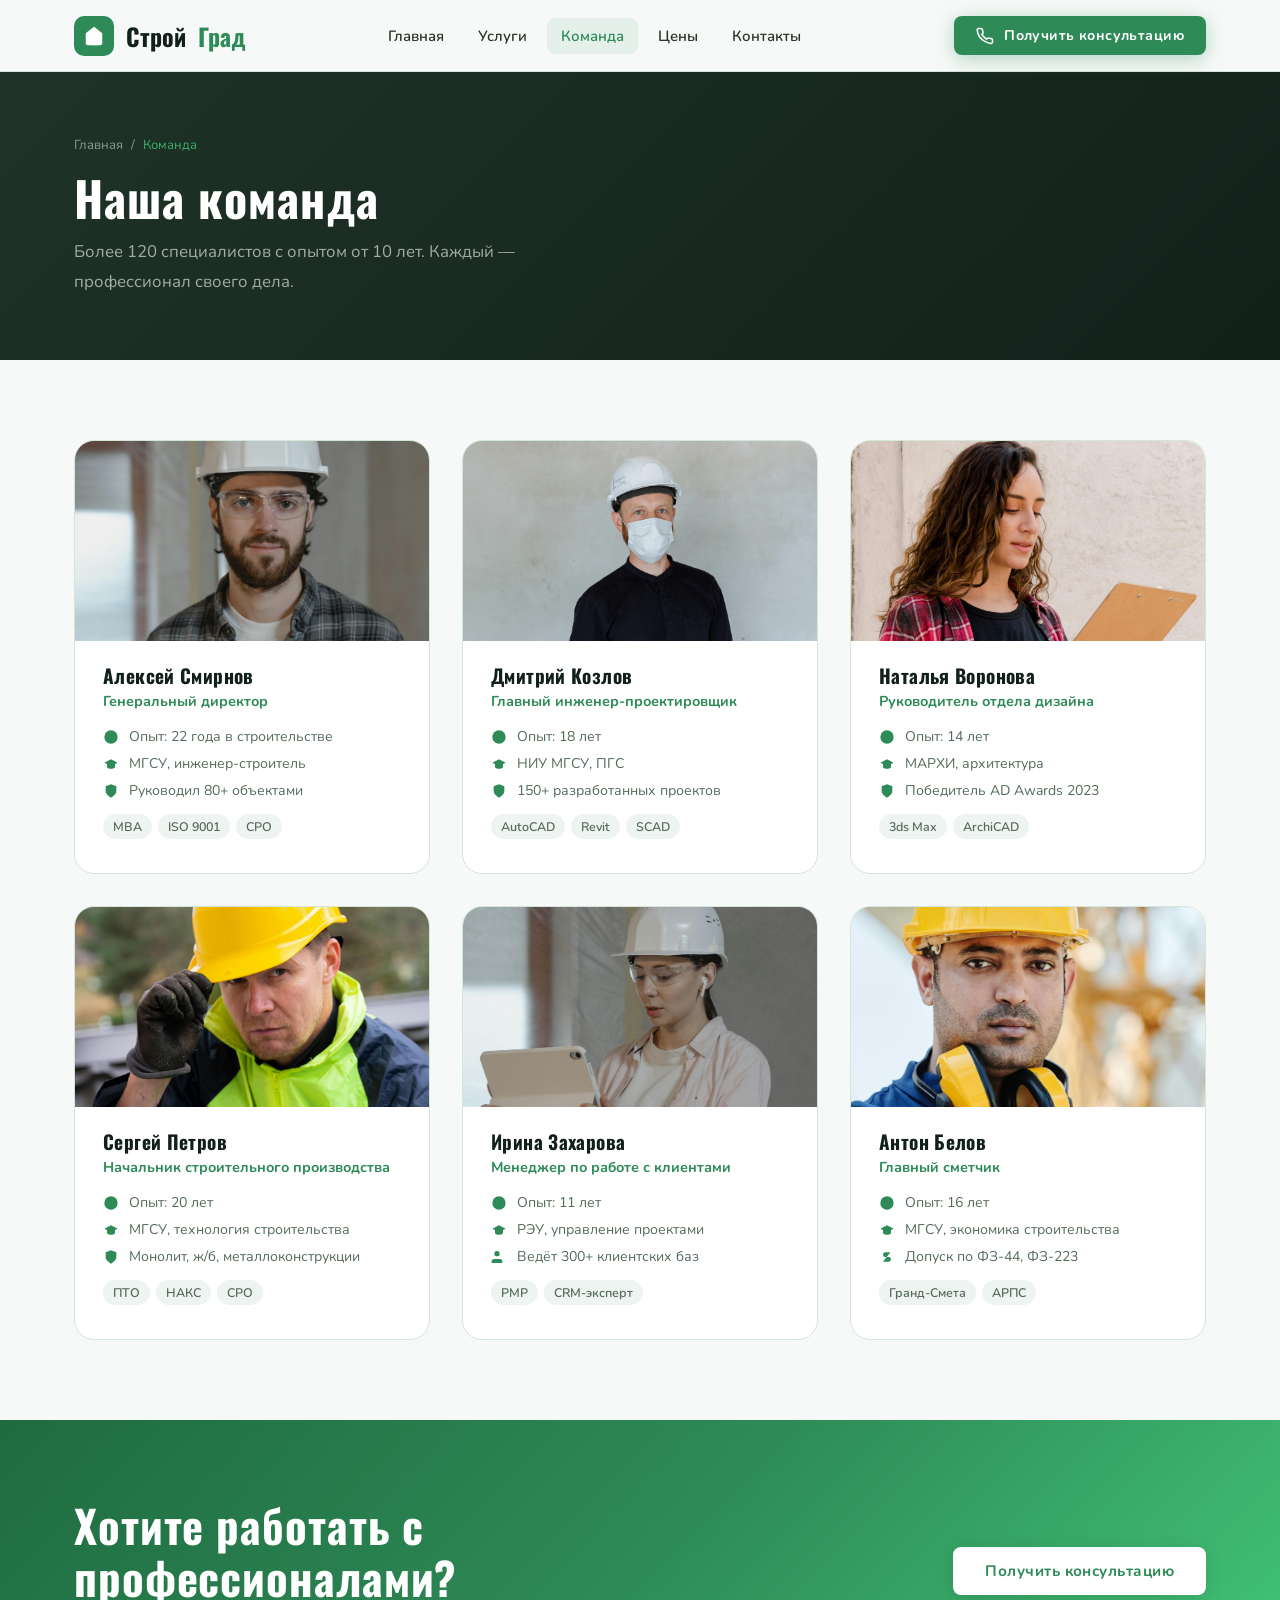
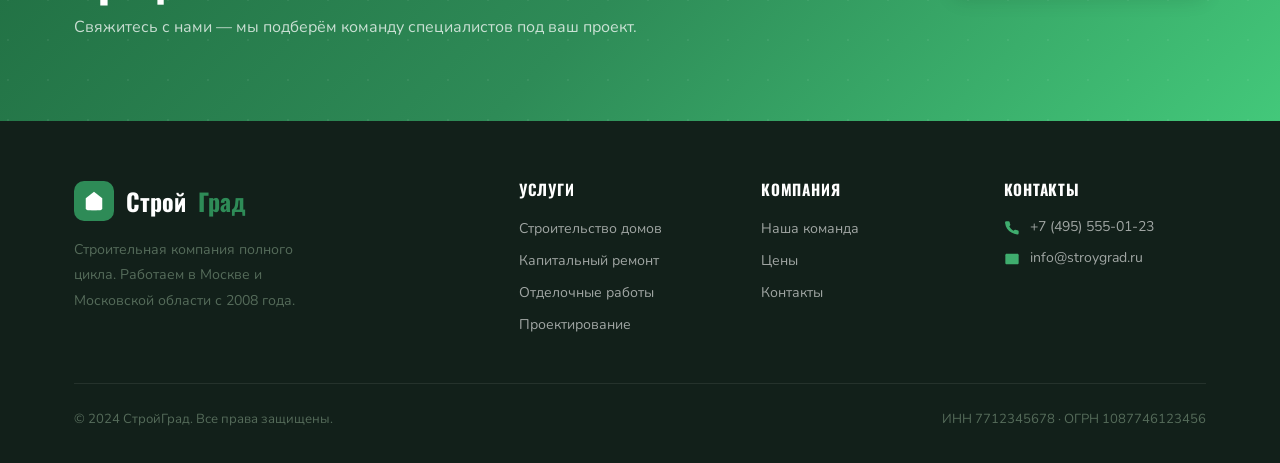
<file: team.html>
<!DOCTYPE html>
<html lang="ru">
<head>
  <meta charset="UTF-8" />
  <meta name="viewport" content="width=device-width, initial-scale=1.0" />
  <title>Команда — СтройГрад | Наши специалисты</title>
  <meta name="description" content="Более 120 специалистов с опытом от 10 лет: инженеры-проектировщики, архитекторы, прорабы, сметчики. Познакомьтесь с ключевыми сотрудниками СтройГрада." />
  <link rel="preconnect" href="https://fonts.googleapis.com" />
  <link href="https://fonts.googleapis.com/css2?family=Oswald:wght@400;500;600;700&family=Nunito:wght@300;400;500;600;700&display=swap" rel="stylesheet" />
  <link rel="stylesheet" href="css/style.css" />
</head>
<body>

<!-- ========== NAVBAR ========== -->
<nav class="navbar" id="navbar">
  <div class="container">
    <a class="nav-logo" href="index.html">
      <div class="nav-logo-icon">
        <svg viewBox="0 0 24 24"><path d="M3 9l9-7 9 7v11a2 2 0 0 1-2 2H5a2 2 0 0 1-2-2z"/><polyline points="9 22 9 12 15 12 15 22"/></svg>
      </div>
      Строй<span>Град</span>
    </a>
    <div class="nav-links">
      <a class="nav-link" href="index.html">Главная</a>
      <a class="nav-link" href="services.html">Услуги</a>
      <a class="nav-link active" href="team.html">Команда</a>
      <a class="nav-link" href="prices.html">Цены</a>
      <a class="nav-link" href="contact.html">Контакты</a>
    </div>
    <a class="btn btn-primary btn-sm nav-cta" href="contact.html">
      <svg viewBox="0 0 24 24" fill="none" stroke="currentColor" stroke-width="2"><path d="M22 16.92v3a2 2 0 0 1-2.18 2 19.79 19.79 0 0 1-8.63-3.07A19.5 19.5 0 0 1 4.69 13a19.79 19.79 0 0 1-3.07-8.67A2 2 0 0 1 3.62 2h3a2 2 0 0 1 2 1.72c.127.96.361 1.903.7 2.81a2 2 0 0 1-.45 2.11L7.91 9.91a16 16 0 0 0 6.18 6.18l.96-.87a2 2 0 0 1 2.11-.45c.907.339 1.85.573 2.81.7A2 2 0 0 1 22 16.92z"/></svg>
      Получить консультацию
    </a>
    <div class="burger" id="burger" onclick="toggleMenu()">
      <span></span><span></span><span></span>
    </div>
  </div>
</nav>
<div class="mobile-menu" id="mobileMenu">
  <a class="nav-link" href="index.html">Главная</a>
  <a class="nav-link" href="services.html">Услуги</a>
  <a class="nav-link active" href="team.html">Команда</a>
  <a class="nav-link" href="prices.html">Цены</a>
  <a class="nav-link" href="contact.html">Контакты</a>
  <a class="btn btn-primary" href="contact.html">Получить консультацию</a>
</div>

<div class="page-wrap">

  <!-- ========== PAGE HERO ========== -->
  <div class="page-hero">
    <div class="container">
      <div class="breadcrumb">
        <a href="index.html">Главная</a> / <span>Команда</span>
      </div>
      <h1>Наша команда</h1>
      <p>Более 120 специалистов с опытом от 10 лет. Каждый — профессионал своего дела.</p>
    </div>
  </div>

  <!-- ========== TEAM GRID ========== -->
  <section class="team-section">
    <div class="container">
      <div class="team-full-grid">

        <div class="team-full-card reveal">
          <div class="team-full-avatar">
          <img src="img/pexels-photo-6474475.jpeg" class="team-avatar-img" alt="Сотрудник">
          </div>
          <div class="team-full-body">
            <h3>Алексей Смирнов</h3>
            <div class="team-role">Генеральный директор</div>
            <div class="team-info-list">
              <div class="team-info-item">
                <svg viewBox="0 0 24 24"><circle cx="12" cy="12" r="10"/><polyline points="12 6 12 12 16 14"/></svg>
                Опыт: 22 года в строительстве
              </div>
              <div class="team-info-item">
                <svg viewBox="0 0 24 24"><path d="M22 10v6M2 10l10-5 10 5-10 5z"/><path d="M6 12v5c3 3 9 3 12 0v-5"/></svg>
                МГСУ, инженер-строитель
              </div>
              <div class="team-info-item">
                <svg viewBox="0 0 24 24"><path d="M12 22s8-4 8-10V5l-8-3-8 3v7c0 6 8 10 8 10z"/></svg>
                Руководил 80+ объектами
              </div>
            </div>
            <div><span class="team-cert">MBA</span><span class="team-cert">ISO 9001</span><span class="team-cert">СРО</span></div>
          </div>
        </div>

        <div class="team-full-card reveal reveal-delay-1">
          <div class="team-full-avatar">
          <img src="img/pexels-photo-8482558.jpeg" class="team-avatar-img" alt="Сотрудник">
          </div>
          <div class="team-full-body">
            <h3>Дмитрий Козлов</h3>
            <div class="team-role">Главный инженер-проектировщик</div>
            <div class="team-info-list">
              <div class="team-info-item">
                <svg viewBox="0 0 24 24"><circle cx="12" cy="12" r="10"/><polyline points="12 6 12 12 16 14"/></svg>
                Опыт: 18 лет
              </div>
              <div class="team-info-item">
                <svg viewBox="0 0 24 24"><path d="M22 10v6M2 10l10-5 10 5-10 5z"/><path d="M6 12v5c3 3 9 3 12 0v-5"/></svg>
                НИУ МГСУ, ПГС
              </div>
              <div class="team-info-item">
                <svg viewBox="0 0 24 24"><path d="M12 22s8-4 8-10V5l-8-3-8 3v7c0 6 8 10 8 10z"/></svg>
                150+ разработанных проектов
              </div>
            </div>
            <div><span class="team-cert">AutoCAD</span><span class="team-cert">Revit</span><span class="team-cert">SCAD</span></div>
          </div>
        </div>

        <div class="team-full-card reveal reveal-delay-2">
          <div class="team-full-avatar">
          <img src="img/pexels-photo-8447844.jpeg" class="team-avatar-img" alt="Сотрудник">
          </div>
          <div class="team-full-body">
            <h3>Наталья Воронова</h3>
            <div class="team-role">Руководитель отдела дизайна</div>
            <div class="team-info-list">
              <div class="team-info-item">
                <svg viewBox="0 0 24 24"><circle cx="12" cy="12" r="10"/><polyline points="12 6 12 12 16 14"/></svg>
                Опыт: 14 лет
              </div>
              <div class="team-info-item">
                <svg viewBox="0 0 24 24"><path d="M22 10v6M2 10l10-5 10 5-10 5z"/><path d="M6 12v5c3 3 9 3 12 0v-5"/></svg>
                МАРХИ, архитектура
              </div>
              <div class="team-info-item">
                <svg viewBox="0 0 24 24"><path d="M12 22s8-4 8-10V5l-8-3-8 3v7c0 6 8 10 8 10z"/></svg>
                Победитель AD Awards 2023
              </div>
            </div>
            <div><span class="team-cert">3ds Max</span><span class="team-cert">ArchiCAD</span></div>
          </div>
        </div>

        <div class="team-full-card reveal">
          
          <div class="team-full-avatar">
          <img src="img/pexels-hanna-payasnikava-54155044-7788227.jpg" class="team-avatar-img" alt="Сотрудник">
          </div>

          <div class="team-full-body">
            <h3>Сергей Петров</h3>
            <div class="team-role">Начальник строительного производства</div>
            <div class="team-info-list">
              <div class="team-info-item">
                <svg viewBox="0 0 24 24"><circle cx="12" cy="12" r="10"/><polyline points="12 6 12 12 16 14"/></svg>
                Опыт: 20 лет
              </div>
              <div class="team-info-item">
                <svg viewBox="0 0 24 24"><path d="M22 10v6M2 10l10-5 10 5-10 5z"/><path d="M6 12v5c3 3 9 3 12 0v-5"/></svg>
                МГСУ, технология строительства
              </div>
              <div class="team-info-item">
                <svg viewBox="0 0 24 24"><path d="M12 22s8-4 8-10V5l-8-3-8 3v7c0 6 8 10 8 10z"/></svg>
                Монолит, ж/б, металлоконструкции
              </div>
            </div>
            <div><span class="team-cert">ПТО</span><span class="team-cert">НАКС</span><span class="team-cert">СРО</span></div>
          </div>
        </div>

        <div class="team-full-card reveal reveal-delay-1">
          <div class="team-full-avatar">
          <img src="img/pexels-photo-6474469.jpeg" class="team-avatar-img" alt="Сотрудник">
          </div>
          <div class="team-full-body">
            <h3>Ирина Захарова</h3>
            <div class="team-role">Менеджер по работе с клиентами</div>
            <div class="team-info-list">
              <div class="team-info-item">
                <svg viewBox="0 0 24 24"><circle cx="12" cy="12" r="10"/><polyline points="12 6 12 12 16 14"/></svg>
                Опыт: 11 лет
              </div>
              <div class="team-info-item">
                <svg viewBox="0 0 24 24"><path d="M22 10v6M2 10l10-5 10 5-10 5z"/><path d="M6 12v5c3 3 9 3 12 0v-5"/></svg>
                РЭУ, управление проектами
              </div>
              <div class="team-info-item">
                <svg viewBox="0 0 24 24"><path d="M17 21v-2a4 4 0 0 0-4-4H5a4 4 0 0 0-4 4v2"/><circle cx="9" cy="7" r="4"/></svg>
                Ведёт 300+ клиентских баз
              </div>
            </div>
            <div><span class="team-cert">PMP</span><span class="team-cert">CRM-эксперт</span></div>
          </div>
        </div>

        <div class="team-full-card reveal reveal-delay-2">
          <div class="team-full-avatar">
          <img src="img/pexels-photo-8960992.jpeg" class="team-avatar-img" alt="Сотрудник">
          </div>
          <div class="team-full-body">
            <h3>Антон Белов</h3>
            <div class="team-role">Главный сметчик</div>
            <div class="team-info-list">
              <div class="team-info-item">
                <svg viewBox="0 0 24 24"><circle cx="12" cy="12" r="10"/><polyline points="12 6 12 12 16 14"/></svg>
                Опыт: 16 лет
              </div>
              <div class="team-info-item">
                <svg viewBox="0 0 24 24"><path d="M22 10v6M2 10l10-5 10 5-10 5z"/><path d="M6 12v5c3 3 9 3 12 0v-5"/></svg>
                МГСУ, экономика строительства
              </div>
              <div class="team-info-item">
                <svg viewBox="0 0 24 24"><line x1="12" y1="1" x2="12" y2="23"/><path d="M17 5H9.5a3.5 3.5 0 0 0 0 7h5a3.5 3.5 0 0 1 0 7H6"/></svg>
                Допуск по ФЗ-44, ФЗ-223
              </div>
            </div>
            <div><span class="team-cert">Гранд-Смета</span><span class="team-cert">АРПС</span></div>
          </div>
        </div>

      </div>
    </div>
  </section>

  <!-- ========== CTA ========== -->
  <section class="cta-band">
    <div class="cta-band-bg"></div>
    <div class="container">
      <div>
        <h2>Хотите работать с профессионалами?</h2>
        <p>Свяжитесь с нами — мы подберём команду специалистов под ваш проект.</p>
      </div>
      <a class="btn btn-white" href="contact.html">Получить консультацию</a>
    </div>
  </section>

  <!-- ========== FOOTER ========== -->
  <footer class="footer">
    <div class="container">
      <div class="footer-grid">
        <div class="footer-brand">
          <a class="nav-logo" href="index.html" style="color:#fff">
            <div class="nav-logo-icon">
              <svg viewBox="0 0 24 24"><path d="M3 9l9-7 9 7v11a2 2 0 0 1-2 2H5a2 2 0 0 1-2-2z"/><polyline points="9 22 9 12 15 12 15 22"/></svg>
            </div>
            Строй<span>Град</span>
          </a>
          <p>Строительная компания полного цикла. Работаем в Москве и Московской области с 2008 года.</p>
        </div>
        <div class="footer-col">
          <h4>Услуги</h4>
          <ul>
            <li><a href="services.html">Строительство домов</a></li>
            <li><a href="services.html">Капитальный ремонт</a></li>
            <li><a href="services.html">Отделочные работы</a></li>
            <li><a href="services.html">Проектирование</a></li>
          </ul>
        </div>
        <div class="footer-col">
          <h4>Компания</h4>
          <ul>
            <li><a href="team.html">Наша команда</a></li>
            <li><a href="prices.html">Цены</a></li>
            <li><a href="contact.html">Контакты</a></li>
          </ul>
        </div>
        <div class="footer-col">
          <h4>Контакты</h4>
          <div class="footer-contact-item">
            <svg viewBox="0 0 24 24"><path d="M22 16.92v3a2 2 0 0 1-2.18 2 19.79 19.79 0 0 1-8.63-3.07A19.5 19.5 0 0 1 4.69 13a19.79 19.79 0 0 1-3.07-8.67A2 2 0 0 1 3.62 2h3a2 2 0 0 1 2 1.72c.127.96.361 1.903.7 2.81a2 2 0 0 1-.45 2.11L7.91 9.91a16 16 0 0 0 6.18 6.18l.96-.87a2 2 0 0 1 2.11-.45c.907.339 1.85.573 2.81.7A2 2 0 0 1 22 16.92z"/></svg>
            +7 (495) 555-01-23
          </div>
          <div class="footer-contact-item">
            <svg viewBox="0 0 24 24"><path d="M4 4h16c1.1 0 2 .9 2 2v12c0 1.1-.9 2-2 2H4c-1.1 0-2-.9-2-2V6c0-1.1.9-2 2-2z"/><polyline points="22,6 12,13 2,6"/></svg>
            info@stroygrad.ru
          </div>
        </div>
      </div>
      <div class="footer-bottom">
        <p>© 2024 СтройГрад. Все права защищены.</p>
        <p>ИНН 7712345678 · ОГРН 1087746123456</p>
      </div>
    </div>
  </footer>

</div><!-- /page-wrap -->
<script src="js/script.js"></script>
</body>
</html>
</file>
<file: css/style.css>
/* ===================== RESET & VARIABLES ===================== */
*, *::before, *::after { box-sizing: border-box; margin: 0; padding: 0; }
:root {
  --white:     #FFFFFF;
  --bg:        #F7F9F8;
  --bg2:       #EEF4F1;
  --green:     #2E8B57;
  --green-lt:  #3FAD6E;
  --green-dk:  #1F6B40;
  --blue:      #2563A8;
  --blue-lt:   #EBF3FF;
  --gold:      #E8A820;
  --dark:      #12201A;
  --dark2:     #1F3328;
  --text:      #2A3526;
  --text2:     #556B5A;
  --border:    #D4E5DA;
  --shadow:    0 4px 24px rgba(46,139,87,.10);
  --shadow-lg: 0 12px 48px rgba(18,32,26,.15);
  --r:         12px;
  --r-lg:      20px;
  --font-head: 'Oswald', sans-serif;
  --font-body: 'Nunito', sans-serif;
  --nav-h:     72px;
  --ease:      cubic-bezier(.4,0,.2,1);
}
html { scroll-behavior: smooth; font-size: 16px; }
body {
  font-family: var(--font-body);
  color: var(--text);
  background: var(--bg);
  min-height: 100vh;
  overflow-x: hidden;
}
a { color: inherit; text-decoration: none; }
img { max-width: 100%; display: block; }
ul { list-style: none; }
button { cursor: pointer; border: none; background: none; font-family: inherit; }

/* ===================== TYPOGRAPHY ===================== */
h1, h2, h3, h4 { font-family: var(--font-head); font-weight: 700; line-height: 1.15; letter-spacing: .02em; }
h1 { font-size: clamp(2.2rem, 6vw, 4.2rem); }
h2 { font-size: clamp(1.7rem, 4vw, 2.8rem); }
h3 { font-size: clamp(1.1rem, 2.5vw, 1.5rem); }
p  { line-height: 1.75; color: var(--text2); }

/* ===================== UTILITIES ===================== */
.container { max-width: 1180px; margin: 0 auto; padding: 0 24px; }
.section-label {
  display: inline-flex; align-items: center; gap: 8px;
  font-family: var(--font-body); font-size: .78rem; font-weight: 700;
  letter-spacing: .16em; text-transform: uppercase; color: var(--green);
  margin-bottom: 14px;
}
.section-label::before {
  content: ''; width: 28px; height: 2px; background: var(--green); border-radius: 2px;
}
.section-title { color: var(--dark); margin-bottom: 18px; }
.section-desc  { max-width: 560px; font-size: 1.05rem; }

/* ===================== BUTTONS ===================== */
.btn {
  display: inline-flex; align-items: center; gap: 10px;
  padding: 14px 32px; border-radius: 8px;
  font-family: var(--font-body); font-size: .95rem; font-weight: 700;
  letter-spacing: .03em; transition: all .3s var(--ease);
  white-space: nowrap; position: relative; overflow: hidden;
}
.btn::after {
  content: ''; position: absolute; inset: 0;
  background: rgba(255,255,255,.08); opacity: 0; transition: opacity .3s;
}
.btn:hover::after { opacity: 1; }
.btn-primary {
  background: var(--green); color: #fff;
  box-shadow: 0 4px 20px rgba(46,139,87,.35);
}
.btn-primary:hover {
  background: var(--green-dk); transform: translateY(-2px);
  box-shadow: 0 8px 28px rgba(46,139,87,.45);
}
.btn-secondary {
  background: transparent; color: var(--green);
  border: 2px solid var(--green);
}
.btn-secondary:hover {
  background: var(--green); color: #fff; transform: translateY(-2px);
}
.btn-white {
  background: #fff; color: var(--green);
  box-shadow: 0 4px 20px rgba(0,0,0,.12);
}
.btn-white:hover {
  background: var(--green); color: #fff; transform: translateY(-2px);
}
.btn-sm { padding: 10px 22px; font-size: .88rem; }
.btn svg { width: 18px; height: 18px; flex-shrink: 0; }

/* ===================== NAVBAR ===================== */
.navbar {
  position: fixed; top: 0; left: 0; right: 0; z-index: 1000;
  height: var(--nav-h);
  background: rgba(247,249,248,.92);
  backdrop-filter: blur(16px);
  -webkit-backdrop-filter: blur(16px);
  border-bottom: 1px solid var(--border);
  transition: box-shadow .3s;
}
.navbar.scrolled { box-shadow: 0 2px 24px rgba(18,32,26,.10); }
.navbar .container {
  height: 100%; display: flex; align-items: center; justify-content: space-between;
}
.nav-logo {
  display: flex; align-items: center; gap: 12px;
  font-family: var(--font-head); font-size: 1.5rem; font-weight: 700;
  color: var(--dark);
}
.nav-logo-icon {
  width: 40px; height: 40px; background: var(--green);
  border-radius: 10px; display: flex; align-items: center;
  justify-content: center; flex-shrink: 0;
}
.nav-logo-icon svg { width: 22px; height: 22px; fill: #fff; }
.nav-logo span { color: var(--green); }
.nav-links { display: flex; align-items: center; gap: 6px; }
.nav-link {
  padding: 8px 14px; border-radius: 8px;
  font-size: .93rem; font-weight: 600; color: var(--text);
  transition: all .25s;
}
.nav-link:hover, .nav-link.active {
  color: var(--green); background: rgba(46,139,87,.08);
}
.nav-cta { margin-left: 12px; }
.burger {
  display: none; flex-direction: column; gap: 5px;
  width: 32px; cursor: pointer; padding: 4px;
}
.burger span {
  display: block; height: 2px; background: var(--dark);
  border-radius: 2px; transition: all .3s var(--ease);
}
.burger.open span:nth-child(1) { transform: translateY(7px) rotate(45deg); }
.burger.open span:nth-child(2) { opacity: 0; }
.burger.open span:nth-child(3) { transform: translateY(-7px) rotate(-45deg); }
.mobile-menu {
  display: none; position: fixed; top: var(--nav-h); left: 0; right: 0;
  background: var(--white); border-bottom: 1px solid var(--border);
  padding: 20px 24px 28px; z-index: 999;
  transform: translateY(-20px); opacity: 0;
  transition: all .3s var(--ease); pointer-events: none;
  box-shadow: var(--shadow-lg);
}
.mobile-menu.open { transform: translateY(0); opacity: 1; pointer-events: all; }
.mobile-menu .nav-link { display: block; padding: 14px 0; border-bottom: 1px solid var(--border); }
.mobile-menu .btn { margin-top: 20px; width: 100%; justify-content: center; }

/* ===================== PAGE WRAPPER ===================== */
.page-wrap { padding-top: var(--nav-h); }

/* ===================== PAGE HERO (inner pages) ===================== */
.page-hero {
  background: linear-gradient(135deg, var(--dark2), var(--dark));
  padding: 64px 0; position: relative; overflow: hidden;
}
.page-hero::before {
  content: ''; position: absolute; inset: 0; opacity: .05;
  background-image:
    linear-gradient(45deg, var(--green) 1px, transparent 1px),
    linear-gradient(-45deg, var(--green) 1px, transparent 1px);
  background-size: 40px 40px;
}
.page-hero .container { position: relative; z-index: 1; }
.page-hero .breadcrumb {
  display: flex; gap: 8px; align-items: center;
  font-size: .82rem; color: rgba(255,255,255,.5); margin-bottom: 16px;
}
.page-hero .breadcrumb a { color: rgba(255,255,255,.5); transition: color .2s; }
.page-hero .breadcrumb a:hover { color: var(--green-lt); }
.page-hero .breadcrumb span { color: var(--green-lt); }
.page-hero h1 { color: #fff; font-size: clamp(1.8rem, 4vw, 3rem); }
.page-hero p  { color: rgba(255,255,255,.6); margin-top: 12px; max-width: 560px; font-size: 1.05rem; }

/* ===================== HERO (index) ===================== */
.hero {
  min-height: calc(100vh - var(--nav-h));
  background: linear-gradient(135deg, var(--dark2) 0%, var(--dark) 60%, #0D1A12 100%);
  position: relative; overflow: hidden;
  display: flex; align-items: center;
}
.hero-bg-pattern {
  position: absolute; inset: 0; opacity: .06;
  background-image:
    linear-gradient(45deg, var(--green) 1px, transparent 1px),
    linear-gradient(-45deg, var(--green) 1px, transparent 1px);
  background-size: 60px 60px;
}
.hero-accent {
  position: absolute; right: -100px; top: -80px;
  width: 700px; height: 700px;
  background: radial-gradient(circle, rgba(46,139,87,.18) 0%, transparent 70%);
  pointer-events: none;
}
.hero-accent2 {
  position: absolute; left: -60px; bottom: -60px;
  width: 400px; height: 400px;
  background: radial-gradient(circle, rgba(37,99,168,.15) 0%, transparent 70%);
  pointer-events: none;
}
.hero .container {
  position: relative; z-index: 2;
  display: grid; grid-template-columns: 1fr 1fr; gap: 60px;
  align-items: center; padding-top: 60px; padding-bottom: 60px;
}
.hero-label {
  display: inline-flex; align-items: center; gap: 8px;
  background: rgba(46,139,87,.2); border: 1px solid rgba(46,139,87,.4);
  color: #6EE29A; padding: 6px 16px; border-radius: 100px;
  font-size: .78rem; font-weight: 700; letter-spacing: .14em;
  text-transform: uppercase; margin-bottom: 24px;
}
.hero-label::before { content: '●'; font-size: .5rem; animation: pulse 2s infinite; }
@keyframes pulse { 0%,100%{opacity:1} 50%{opacity:.4} }
.hero h1 { color: #fff; margin-bottom: 20px; }
.hero h1 em { font-style: normal; color: var(--green-lt); }
.hero-sub {
  color: rgba(255,255,255,.65); font-size: 1.1rem;
  line-height: 1.8; margin-bottom: 36px; max-width: 480px;
}
.hero-actions { display: flex; gap: 16px; flex-wrap: wrap; }
.hero-stats {
  display: grid; grid-template-columns: repeat(3,1fr);
  gap: 2px; margin-top: 52px;
}
.hero-stat {
  background: rgba(255,255,255,.05); border: 1px solid rgba(255,255,255,.08);
  padding: 20px 18px; border-radius: 12px; text-align: center;
}
.hero-stat-val {
  font-family: var(--font-head); font-size: 2rem; font-weight: 700;
  color: var(--green-lt); display: block;
}
.hero-stat-label { font-size: .8rem; color: rgba(255,255,255,.5); margin-top: 4px; }
.hero-visual {
  position: relative; display: flex; align-items: center; justify-content: center;
}
.hero-card-wrap { width: 100%; max-width: 440px; display: grid; gap: 16px; }
.hero-card {
  background: rgba(255,255,255,.07); border: 1px solid rgba(255,255,255,.12);
  border-radius: var(--r-lg); padding: 24px;
  backdrop-filter: blur(10px); -webkit-backdrop-filter: blur(10px);
  animation: floatCard 6s ease-in-out infinite;
}
.hero-card:nth-child(2) { animation-delay: -3s; margin-left: 40px; }
@keyframes floatCard {
  0%,100%{transform:translateY(0)} 50%{transform:translateY(-12px)}
}
.hero-card-icon {
  width: 44px; height: 44px; background: var(--green);
  border-radius: 10px; display: flex; align-items: center; justify-content: center;
  margin-bottom: 14px;
}
.hero-card-icon svg { width: 22px; height: 22px; fill: #fff; }
.hero-card h4 { color: #fff; font-size: 1rem; margin-bottom: 6px; }
.hero-card p  { font-size: .85rem; color: rgba(255,255,255,.55); line-height: 1.6; }

/* ===================== FEATURES ===================== */
.features { padding: 96px 0; background: var(--white); }
.features-header { text-align: center; margin-bottom: 60px; }
.features-header .section-desc { margin: 0 auto; }
.features-grid { display: grid; grid-template-columns: repeat(4,1fr); gap: 24px; }
.feature-card {
  background: var(--bg); border: 1px solid var(--border);
  border-radius: var(--r-lg); padding: 32px 24px;
  transition: all .3s var(--ease); text-align: center;
}
.feature-card:hover { transform: translateY(-6px); box-shadow: var(--shadow-lg); border-color: var(--green); }
.feature-icon {
  width: 64px; height: 64px; border-radius: 16px;
  background: linear-gradient(135deg, var(--green), var(--green-lt));
  display: flex; align-items: center; justify-content: center;
  margin: 0 auto 20px;
  box-shadow: 0 8px 24px rgba(46,139,87,.25);
}
.feature-icon svg { width: 28px; height: 28px; fill: #fff; }
.feature-card h3 { color: var(--dark); margin-bottom: 12px; font-size: 1.1rem; }
.feature-card p  { font-size: .9rem; }

/* ===================== SERVICES PREVIEW (index) ===================== */
.services-preview { padding: 96px 0; background: var(--bg2); }
.services-preview-header {
  display: flex; justify-content: space-between;
  align-items: flex-end; margin-bottom: 48px; flex-wrap: wrap; gap: 20px;
}
.services-cards { display: grid; grid-template-columns: repeat(3,1fr); gap: 24px; }
.svc-card {
  background: var(--white); border-radius: var(--r-lg);
  overflow: hidden; border: 1px solid var(--border);
  transition: all .35s var(--ease); cursor: pointer;
}
.svc-card:hover { transform: translateY(-8px); box-shadow: var(--shadow-lg); border-color: var(--green); }
.svc-card-top {
  height: 160px; display: flex; align-items: center;
  justify-content: center; position: relative; overflow: hidden;
}
.svc-card-top svg { width: 64px; height: 64px; fill: rgba(255,255,255,.9); position: relative; z-index: 1; }
.svc-card-body { padding: 24px; }
.svc-card-body h3 { color: var(--dark); margin-bottom: 10px; font-size: 1.15rem; }
.svc-card-body p  { font-size: .9rem; margin-bottom: 18px; }
.svc-card-link {
  font-size: .88rem; font-weight: 700; color: var(--green);
  display: flex; align-items: center; gap: 6px; transition: gap .25s;
}
.svc-card:hover .svc-card-link { gap: 10px; }

/* ===================== TEAM PREVIEW (index) ===================== */
.team-preview { padding: 96px 0; background: var(--white); }
.team-preview-header {
  display: flex; justify-content: space-between;
  align-items: flex-end; margin-bottom: 48px; flex-wrap: wrap; gap: 20px;
}
.team-cards { display: grid; grid-template-columns: repeat(4,1fr); gap: 24px; }
.team-card {
  background: var(--bg); border: 1px solid var(--border);
  border-radius: var(--r-lg); overflow: hidden;
  transition: all .3s var(--ease); text-align: center;
}
.team-card:hover { transform: translateY(-6px); box-shadow: var(--shadow-lg); }
.team-avatar {
  width: 100%; aspect-ratio: 1;
  display: flex; align-items: center; justify-content: center;
}
.team-avatar-inner {
  width: 90px; height: 90px; border-radius: 50%;
  display: flex; align-items: center; justify-content: center;
  font-family: var(--font-head); font-size: 2rem; font-weight: 700; color: #fff;
}
.team-card-body { padding: 18px 16px 22px; }
.team-card-body h3 { font-size: 1rem; color: var(--dark); margin-bottom: 4px; }
.team-card-body .role { font-size: .83rem; color: var(--green); font-weight: 700; }
.team-card-body .exp  { font-size: .8rem; color: var(--text2); margin-top: 8px; }

/* ===================== REVIEWS ===================== */
.reviews { padding: 96px 0; background: var(--bg2); }
.reviews-header { text-align: center; margin-bottom: 52px; }
.reviews-grid { display: grid; grid-template-columns: repeat(3,1fr); gap: 24px; }
.review-card {
  background: var(--white); border: 1px solid var(--border);
  border-radius: var(--r-lg); padding: 28px;
  transition: all .3s var(--ease);
}
.review-card:hover { transform: translateY(-4px); box-shadow: var(--shadow); }
.review-stars { display: flex; gap: 3px; margin-bottom: 16px; }
.review-stars span { color: var(--gold); font-size: 1.1rem; }
.review-text { font-size: .95rem; color: var(--text2); margin-bottom: 22px; font-style: italic; line-height: 1.8; }
.review-author { display: flex; align-items: center; gap: 12px; }
.review-ava {
  width: 44px; height: 44px; border-radius: 50%;
  display: flex; align-items: center; justify-content: center;
  font-family: var(--font-head); font-weight: 700; font-size: .95rem; color: #fff;
  flex-shrink: 0;
}
.review-name  { font-weight: 700; font-size: .92rem; color: var(--dark); }
.review-project { font-size: .8rem; color: var(--text2); margin-top: 2px; }

/* ===================== CTA BAND ===================== */
.cta-band {
  padding: 80px 0;
  background: linear-gradient(135deg, var(--green-dk), var(--green), #43C87A);
  position: relative; overflow: hidden;
}
.cta-band-bg {
  position: absolute; inset: 0; opacity: .06;
  background-image: radial-gradient(circle at 20% 50%, #fff 1px, transparent 1px);
  background-size: 40px 40px;
}
.cta-band .container {
  position: relative; z-index: 2;
  display: flex; align-items: center; justify-content: space-between;
  gap: 32px; flex-wrap: wrap;
}
.cta-band h2 { color: #fff; max-width: 580px; }
.cta-band p  { color: rgba(255,255,255,.75); margin-top: 10px; }
.cta-band-actions { display: flex; gap: 14px; flex-wrap: wrap; }

/* ===================== SERVICES PAGE ===================== */
.services-section { padding: 80px 0; }
.services-full-grid { display: grid; grid-template-columns: repeat(3,1fr); gap: 28px; }
.svc-full-card {
  background: var(--white); border: 1px solid var(--border);
  border-radius: var(--r-lg); overflow: hidden;
  transition: all .35s var(--ease); cursor: pointer;
}
.svc-full-card:hover { transform: translateY(-8px); box-shadow: var(--shadow-lg); border-color: var(--green); }
.svc-full-top {
  height: 180px; display: flex; align-items: center;
  justify-content: center; position: relative; overflow: hidden;
}
.svc-full-top svg { width: 72px; height: 72px; fill: rgba(255,255,255,.9); position: relative; z-index: 1; }
.svc-full-body { padding: 28px; }
.svc-full-body h3 { color: var(--dark); font-size: 1.25rem; margin-bottom: 10px; }
.svc-full-body p  { font-size: .93rem; margin-bottom: 20px; }
.svc-tag {
  display: inline-flex; align-items: center;
  background: var(--bg2); color: var(--text2);
  font-size: .78rem; font-weight: 600; padding: 4px 10px;
  border-radius: 100px; margin-right: 6px; margin-bottom: 8px;
}

/* ===================== MODAL ===================== */
.modal-overlay {
  position: fixed; inset: 0; z-index: 2000;
  background: rgba(12,20,14,.6); backdrop-filter: blur(6px);
  -webkit-backdrop-filter: blur(6px);
  display: flex; align-items: center; justify-content: center;
  padding: 24px; opacity: 0; pointer-events: none;
  transition: opacity .3s;
}
.modal-overlay.open { opacity: 1; pointer-events: all; }
.modal {
  background: var(--white); border-radius: var(--r-lg);
  max-width: 620px; width: 100%; max-height: 90vh; overflow-y: auto;
  transform: scale(.94); transition: transform .3s var(--ease);
  box-shadow: var(--shadow-lg);
}
.modal-overlay.open .modal { transform: scale(1); }
.modal-header {
  padding: 28px 32px 0;
  display: flex; justify-content: space-between; align-items: flex-start;
}
.modal-header h3 { color: var(--dark); font-size: 1.4rem; max-width: 80%; }
.modal-close {
  width: 36px; height: 36px; border-radius: 50%;
  background: var(--bg2); display: flex; align-items: center;
  justify-content: center; flex-shrink: 0; transition: background .25s;
}
.modal-close:hover { background: var(--border); }
.modal-close svg { width: 16px; height: 16px; stroke: var(--text); stroke-width: 2; fill: none; }
.modal-body { padding: 20px 32px 32px; }
.modal-body p { font-size: .95rem; margin-bottom: 18px; }
.modal-section-title {
  font-family: var(--font-head); font-size: 1rem; color: var(--dark);
  margin: 20px 0 10px; text-transform: uppercase; letter-spacing: .06em;
}
.modal-list { display: flex; flex-direction: column; gap: 8px; margin-bottom: 20px; }
.modal-list li { display: flex; align-items: flex-start; gap: 10px; font-size: .93rem; color: var(--text2); }
.modal-list li::before { content: '✓'; color: var(--green); font-weight: 700; flex-shrink: 0; margin-top: 1px; }
.modal-price-row {
  background: var(--bg2); border-radius: 10px; padding: 16px 20px;
  display: flex; justify-content: space-between; align-items: center; margin-bottom: 8px;
}
.modal-price-row .name { font-size: .93rem; color: var(--text); }
.modal-price-row .price { font-family: var(--font-head); font-size: 1.1rem; color: var(--green); font-weight: 700; }

/* ===================== DOCTORS / TEAM PAGE ===================== */
.team-section { padding: 80px 0; }
.team-full-grid { display: grid; grid-template-columns: repeat(3,1fr); gap: 32px; }
.team-full-card {
  background: var(--white); border: 1px solid var(--border);
  border-radius: var(--r-lg); overflow: hidden;
  transition: all .3s var(--ease);
}
.team-full-card:hover { transform: translateY(-6px); box-shadow: var(--shadow-lg); }
.team-full-avatar {
  height: 200px; display: flex; align-items: center;
  justify-content: center; position: relative;
}
.team-full-avatar-circle {
  width: 110px; height: 110px; border-radius: 50%;
  display: flex; align-items: center; justify-content: center;
  font-family: var(--font-head); font-size: 2.5rem; font-weight: 700; color: #fff;
  border: 4px solid rgba(255,255,255,.3);
}
.team-full-body { padding: 24px 28px 28px; }
.team-full-body h3 { color: var(--dark); font-size: 1.2rem; margin-bottom: 4px; }
.team-role { color: var(--green); font-weight: 700; font-size: .9rem; margin-bottom: 16px; }
.team-info-list { display: flex; flex-direction: column; gap: 8px; }
.team-info-item { display: flex; gap: 10px; align-items: center; font-size: .88rem; color: var(--text2); }
.team-info-item svg { width: 16px; height: 16px; fill: var(--green); flex-shrink: 0; }
.team-cert {
  display: inline-block; background: var(--bg2); color: var(--text2);
  font-size: .78rem; font-weight: 600; padding: 4px 10px;
  border-radius: 100px; margin-right: 6px; margin-bottom: 6px; margin-top: 14px;
}

/* ===================== PRICES PAGE ===================== */
.prices-section { padding: 80px 0; }
.prices-tabs { display: flex; gap: 8px; flex-wrap: wrap; margin-bottom: 40px; }
.price-tab {
  padding: 10px 24px; border-radius: 100px;
  font-size: .9rem; font-weight: 700;
  background: var(--bg2); color: var(--text2);
  border: 2px solid transparent; transition: all .25s; cursor: pointer;
}
.price-tab.active, .price-tab:hover { background: var(--green); color: #fff; border-color: var(--green); }
.price-table-wrap { display: none; }
.price-table-wrap.active { display: block; }
.price-table {
  width: 100%; border-collapse: collapse;
  background: var(--white); border-radius: var(--r-lg);
  overflow: hidden; box-shadow: var(--shadow);
}
.price-table thead tr { background: var(--dark); color: #fff; }
.price-table th {
  padding: 18px 24px; text-align: left;
  font-family: var(--font-head); font-size: .95rem;
  letter-spacing: .06em; text-transform: uppercase;
}
.price-table td { padding: 16px 24px; font-size: .93rem; border-bottom: 1px solid var(--border); }
.price-table tbody tr:last-child td { border-bottom: none; }
.price-table tbody tr:hover { background: var(--bg2); }
.price-val { font-family: var(--font-head); font-size: 1.05rem; color: var(--green); font-weight: 700; white-space: nowrap; }
.price-unit { font-size: .8rem; color: var(--text2); margin-top: 2px; }
.price-note {
  margin-top: 24px; padding: 16px 20px;
  background: var(--blue-lt); border-left: 4px solid var(--blue);
  border-radius: 0 10px 10px 0; font-size: .88rem; color: var(--text2);
}
.price-note strong { color: var(--blue); }

/* ===================== CONTACT PAGE ===================== */
.contact-section { padding: 80px 0; }
.contact-grid { display: grid; grid-template-columns: 1fr 1.4fr; gap: 40px; }
.contact-info { display: flex; flex-direction: column; gap: 24px; }
.contact-block {
  background: var(--white); border: 1px solid var(--border);
  border-radius: var(--r-lg); padding: 28px;
}
.contact-block h3 {
  font-size: 1rem; color: var(--dark);
  text-transform: uppercase; letter-spacing: .08em;
  margin-bottom: 18px; display: flex; align-items: center; gap: 10px;
}
.contact-block h3 svg { width: 18px; height: 18px; fill: var(--green); }
.contact-item { display: flex; gap: 12px; align-items: flex-start; margin-bottom: 14px; }
.contact-item:last-child { margin-bottom: 0; }
.contact-item svg { width: 18px; height: 18px; fill: var(--green); flex-shrink: 0; margin-top: 2px; }
.contact-item-text .label {
  font-size: .78rem; text-transform: uppercase;
  letter-spacing: .1em; color: var(--text2); margin-bottom: 2px; font-weight: 700;
}
.contact-item-text .val { font-size: .95rem; color: var(--dark); font-weight: 600; }
.hours-grid { display: grid; grid-template-columns: 1fr 1fr; gap: 8px; }
.hour-item { background: var(--bg2); padding: 10px 14px; border-radius: 8px; }
.hour-day  { font-size: .78rem; color: var(--text2); text-transform: uppercase; letter-spacing: .06em; font-weight: 700; }
.hour-time { font-size: .9rem; color: var(--dark); font-weight: 600; margin-top: 2px; }

/* FORM */
.contact-form-wrap { display: flex; flex-direction: column; gap: 24px; }
.contact-form {
  background: var(--white); border: 1px solid var(--border);
  border-radius: var(--r-lg); padding: 36px;
}
.contact-form h2 { color: var(--dark); font-size: 1.6rem; margin-bottom: 6px; }
.contact-form .form-subtitle { font-size: .9rem; margin-bottom: 28px; }
.form-row { display: grid; grid-template-columns: 1fr 1fr; gap: 16px; }
.form-group { display: flex; flex-direction: column; gap: 6px; margin-bottom: 16px; }
.form-group label {
  font-size: .83rem; font-weight: 700; color: var(--text);
  letter-spacing: .04em; text-transform: uppercase;
}
.form-group input,
.form-group select,
.form-group textarea {
  width: 100%; padding: 13px 16px;
  border: 2px solid var(--border); border-radius: 10px;
  font-family: var(--font-body); font-size: .95rem;
  color: var(--dark); background: var(--bg);
  transition: border-color .25s, box-shadow .25s;
  outline: none; resize: vertical;
}
.form-group input:focus,
.form-group select:focus,
.form-group textarea:focus {
  border-color: var(--green);
  box-shadow: 0 0 0 3px rgba(46,139,87,.12);
}
.form-group .error-msg { font-size: .8rem; color: #E55; display: none; }
.form-group.has-error .error-msg { display: block; }
.form-group.has-error input,
.form-group.has-error select,
.form-group.has-error textarea { border-color: #E55; }
.form-success { display: none; text-align: center; padding: 40px 24px; }
.form-success.show { display: block; }
.form-success-icon {
  width: 72px; height: 72px;
  background: linear-gradient(135deg, var(--green), var(--green-lt));
  border-radius: 50%; display: flex; align-items: center;
  justify-content: center; margin: 0 auto 20px;
}
.form-success-icon svg { width: 32px; height: 32px; stroke: #fff; stroke-width: 2.5; fill: none; }
.form-success h3 { color: var(--dark); font-size: 1.5rem; margin-bottom: 10px; }
.map-wrap {
  border-radius: var(--r-lg); overflow: hidden;
  border: 1px solid var(--border); height: 280px;
}
.map-wrap iframe { width: 100%; height: 100%; border: none; display: block; }

/* ===================== FOOTER ===================== */
.footer {
  background: var(--dark); color: rgba(255,255,255,.6);
  padding: 60px 0 32px;
}
.footer-grid {
  display: grid; grid-template-columns: 2fr 1fr 1fr 1fr;
  gap: 40px; margin-bottom: 48px;
}
.footer-brand .nav-logo { margin-bottom: 16px; color: #fff; }
.footer-brand p { font-size: .88rem; line-height: 1.8; max-width: 260px; }
.footer-col h4 {
  font-family: var(--font-head); color: #fff;
  font-size: .95rem; letter-spacing: .05em;
  text-transform: uppercase; margin-bottom: 18px;
}
.footer-col ul { display: flex; flex-direction: column; gap: 10px; }
.footer-col ul li a { font-size: .88rem; transition: color .25s; }
.footer-col ul li a:hover { color: var(--green-lt); }
.footer-contact-item {
  display: flex; gap: 10px; align-items: flex-start;
  font-size: .88rem; margin-bottom: 12px;
}
.footer-contact-item svg { width: 16px; height: 16px; flex-shrink: 0; margin-top: 3px; fill: var(--green-lt); }
.footer-bottom {
  border-top: 1px solid rgba(255,255,255,.08);
  padding-top: 24px; display: flex;
  justify-content: space-between; align-items: center;
  flex-wrap: wrap; gap: 12px;
}
.footer-bottom p { font-size: .82rem; }

/* ===================== SCROLL ANIMATIONS ===================== */
.reveal {
  opacity: 0; transform: translateY(32px);
  transition: opacity .65s var(--ease), transform .65s var(--ease);
}
.reveal.revealed { opacity: 1; transform: translateY(0); }
.reveal-delay-1 { transition-delay: .1s; }
.reveal-delay-2 { transition-delay: .2s; }
.reveal-delay-3 { transition-delay: .3s; }
.reveal-delay-4 { transition-delay: .4s; }

/* ===================== PAGE FADE-IN ===================== */
@keyframes fadeInUp {
  from { opacity: 0; transform: translateY(18px); }
  to   { opacity: 1; transform: translateY(0); }
}
.page-wrap { animation: fadeInUp .45s cubic-bezier(.4,0,.2,1) both; }

/* ===================== RESPONSIVE ===================== */
@media (max-width: 1024px) {
  .features-grid  { grid-template-columns: repeat(2,1fr); }
  .team-cards     { grid-template-columns: repeat(2,1fr); }
  .footer-grid    { grid-template-columns: 1fr 1fr; }
  .team-full-grid { grid-template-columns: repeat(2,1fr); }
  .services-full-grid { grid-template-columns: repeat(2,1fr); }
}
@media (max-width: 768px) {
  .container { padding: 0 16px; }
  .nav-links, .nav-cta { display: none; }
  .burger { display: flex; }
  .mobile-menu { display: block; }
  .hero .container { grid-template-columns: 1fr; text-align: center; }
  .hero-visual { display: none; }
  .hero-actions { justify-content: center; }
  .hero-stats { grid-template-columns: repeat(3,1fr); gap: 8px; }
  .services-cards,
  .services-full-grid { grid-template-columns: 1fr; }
  .reviews-grid   { grid-template-columns: 1fr; }
  .team-cards     { grid-template-columns: repeat(2,1fr); }
  .team-full-grid { grid-template-columns: repeat(2,1fr); }
  .contact-grid   { grid-template-columns: 1fr; }
  .form-row       { grid-template-columns: 1fr; }
  .footer-grid    { grid-template-columns: 1fr; }
  .cta-band .container { flex-direction: column; text-align: center; }
  .features-grid  { grid-template-columns: 1fr; }
  .hero-stat-val  { font-size: 1.5rem; }
  .hero-stat-label { font-size: .7rem; }
  .prices-section { display: flex; justify-content: center; }
  .prices-tabs { justify-content: center; }
}

@media (max-width: 680px) {
  .team-full-grid {
    grid-template-columns: 1fr;
  }
}

@media (max-width: 480px) {
  .team-cards, .team-full-grid { grid-template-columns: 1fr; }
  .hero-stats { grid-template-columns: 1fr; max-width: 200px; margin: 32px auto 0; }
  .price-tab   { text-align: center; }
  .contact-form { padding: 24px; }
  .modal-header, .modal-body { padding-left: 20px; padding-right: 20px; }
}

.price-table-wrap {
  width: 100%;
  max-width: 100%;
}

.price-table {
  table-layout: fixed;
  width: 100%;
}

.price-table th,
.price-table td {
  word-break: break-word;
  word-break: normal;        /* отменяем ломание слов */
  overflow-wrap: break-word; /* перенос ТОЛЬКО при необходимости */
  hyphens: auto;            /* аккуратные переносы */
}

/* Центрируем заголовки 2 и 3 колонки */
.price-table th:nth-child(2),
.price-table th:nth-child(3) {
  text-align: center;
}

/* Центрируем ячейки 2 и 3 колонки */
.price-table td:nth-child(2),
.price-table td:nth-child(3) {
  text-align: center;
}

.price-table td:nth-child(3) > * {
  text-align: center;
}

@media (max-width: 768px) {

  .price-table th {
    padding: 12px 14px;
    font-size: .78rem;
    letter-spacing: .04em;
  }

  .price-table td {
    padding: 12px 14px;
    font-size: .88rem;
    line-height: 1.5;
  }

  .price-val {
    font-size: .95rem;
  }

}

@media (max-width: 480px) {

  .price-table th,
  .price-table td {
    padding: 10px 10px;
  }

}





.svc-full-card {
  display: flex;
  flex-direction: column;
  height: 100%;
}

.svc-full-body {
  display: flex;
  flex-direction: column;
  flex: 1;
}

.svc-full-body .btn {
  margin-top: auto;
  justify-content: center;
}

.team-avatar-img {
  width: 100%;
  height: 100%;
  object-fit: cover;
}

.review-card {
  display: flex;
  flex-direction: column;
  
}

.review-author {
  margin-top: auto;
}
</file>
